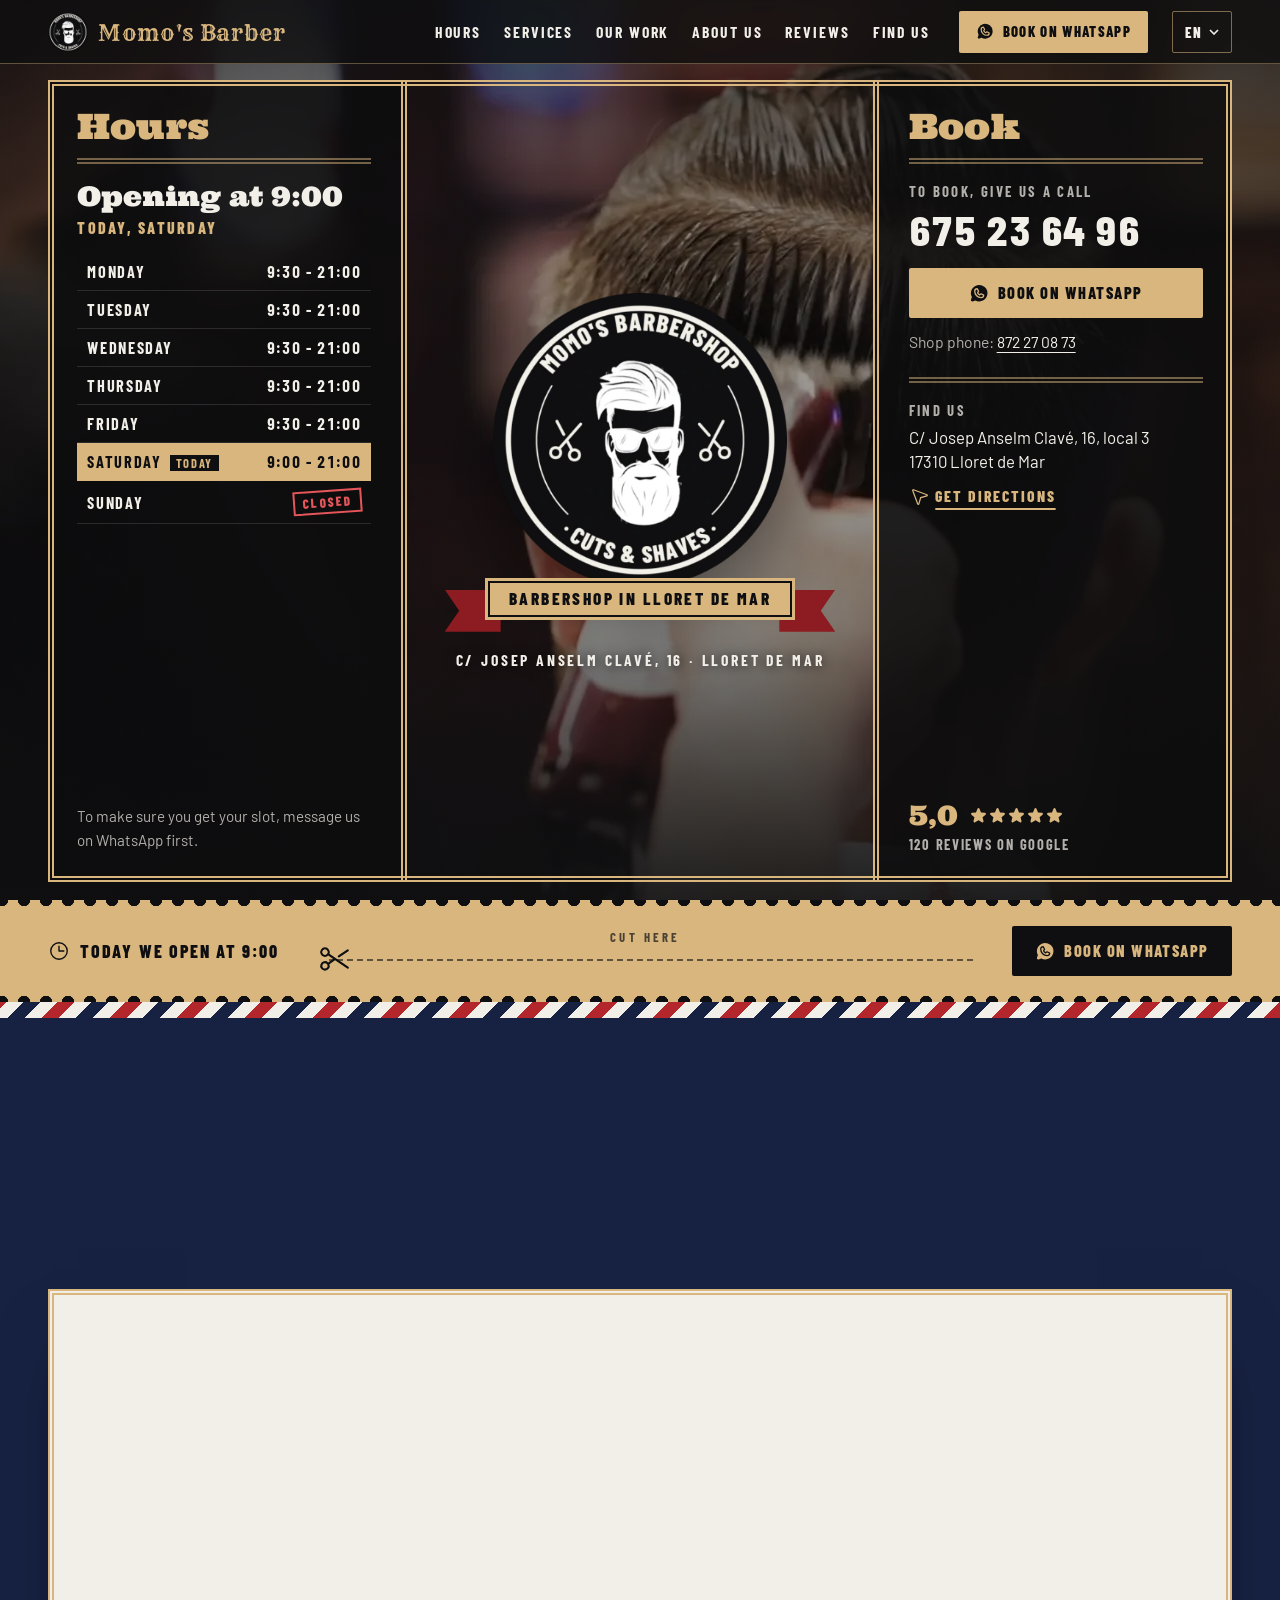
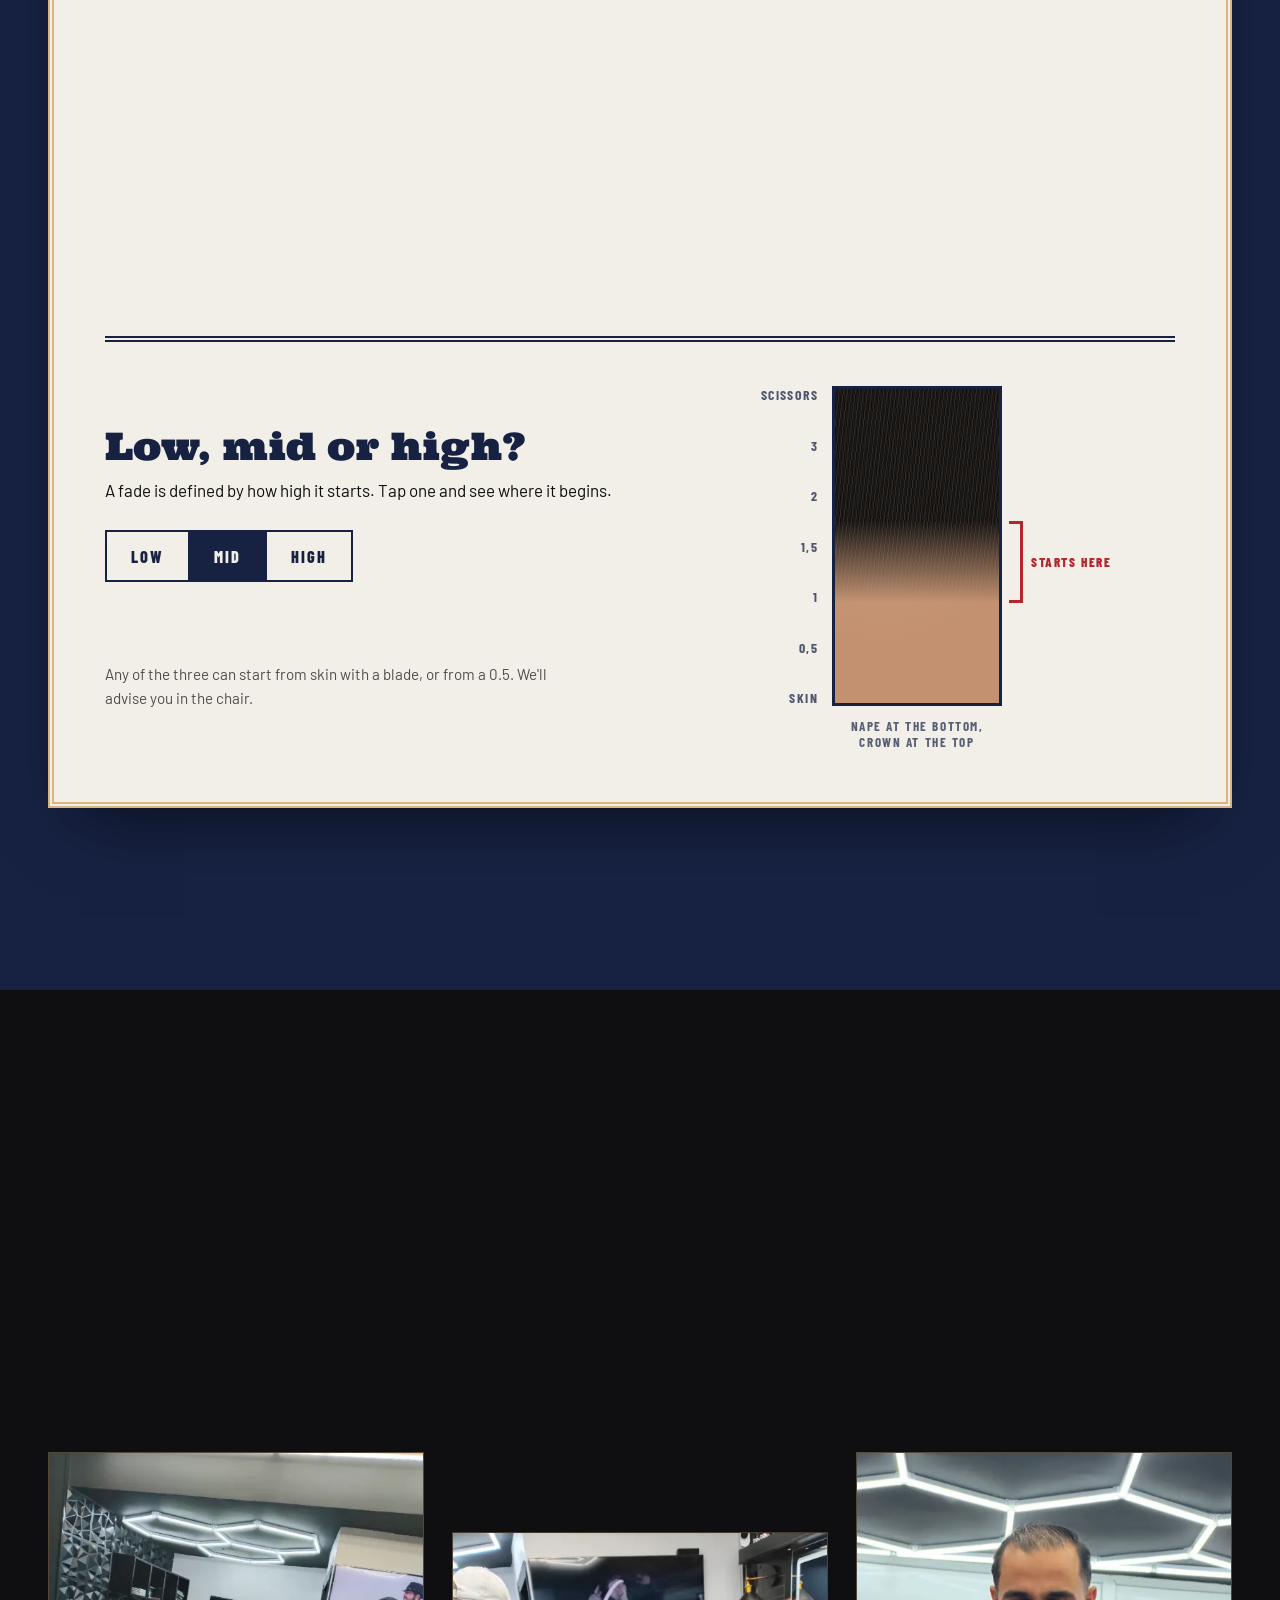
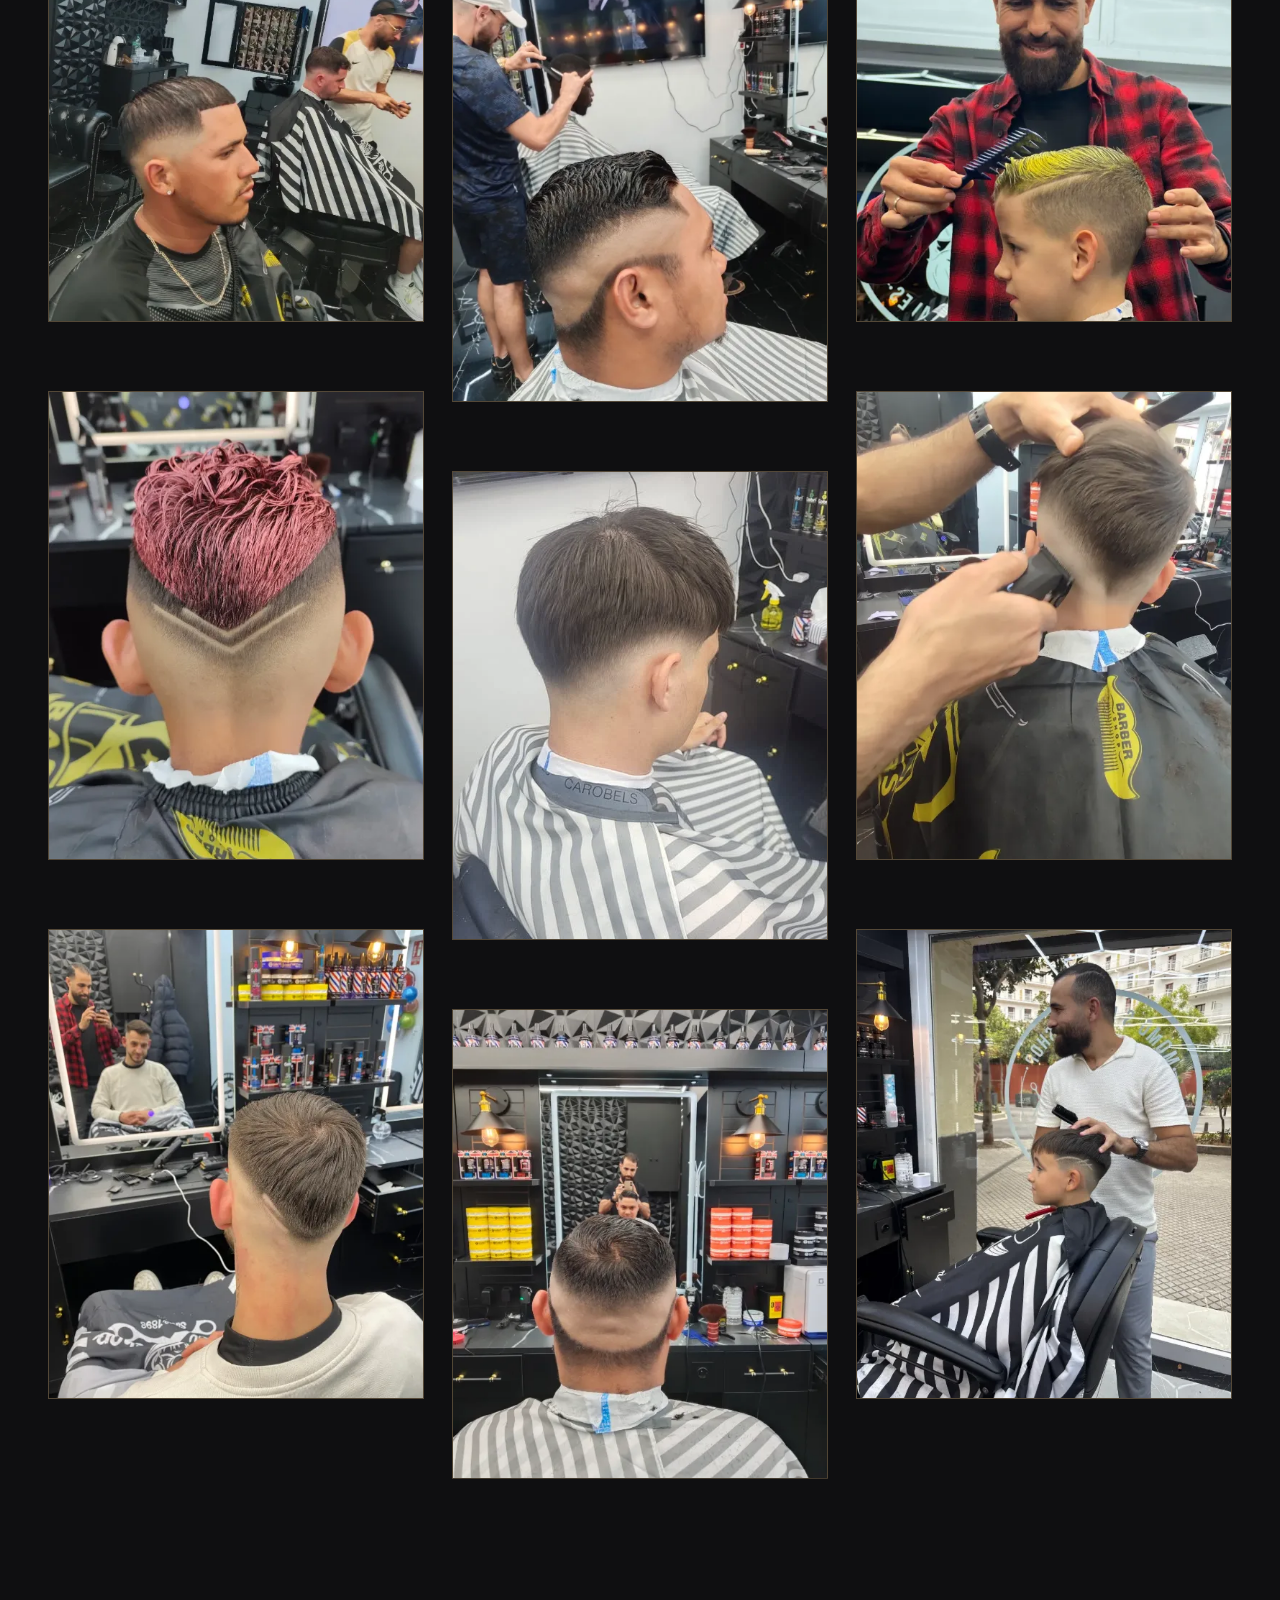
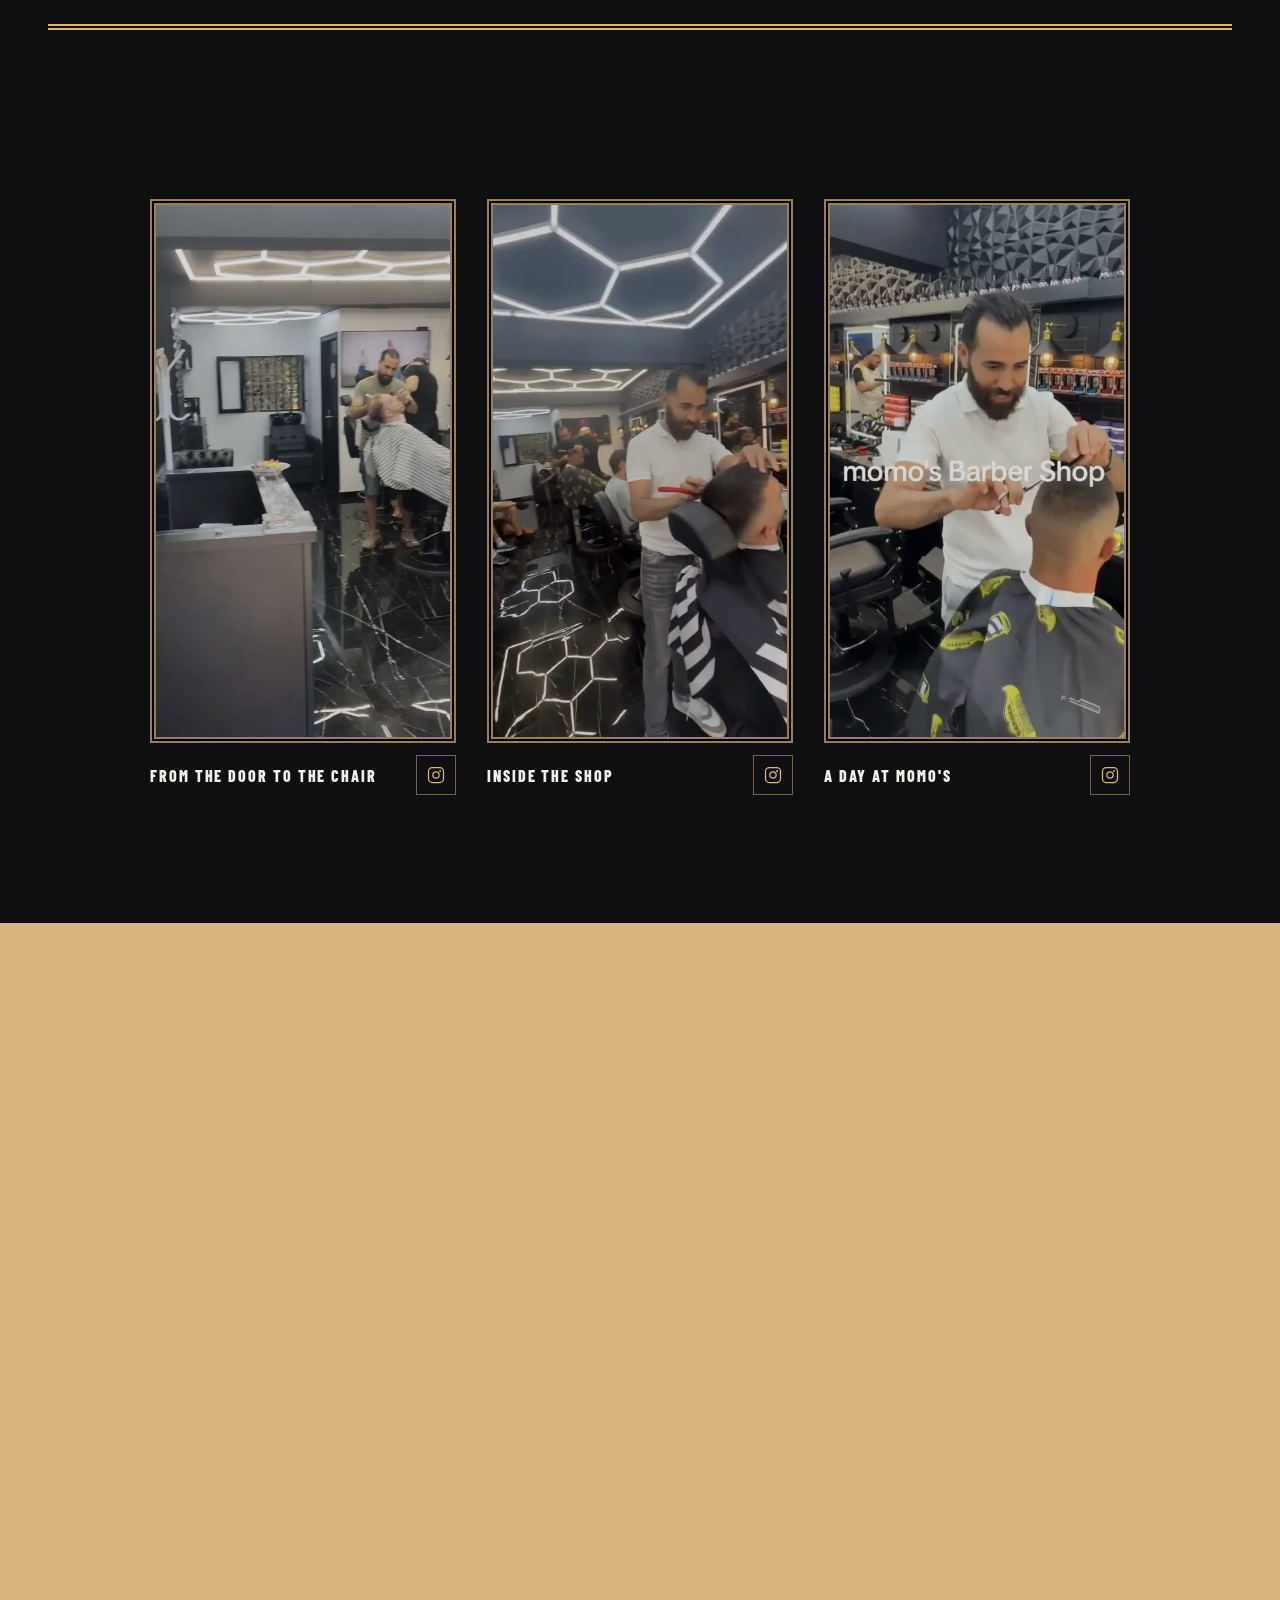
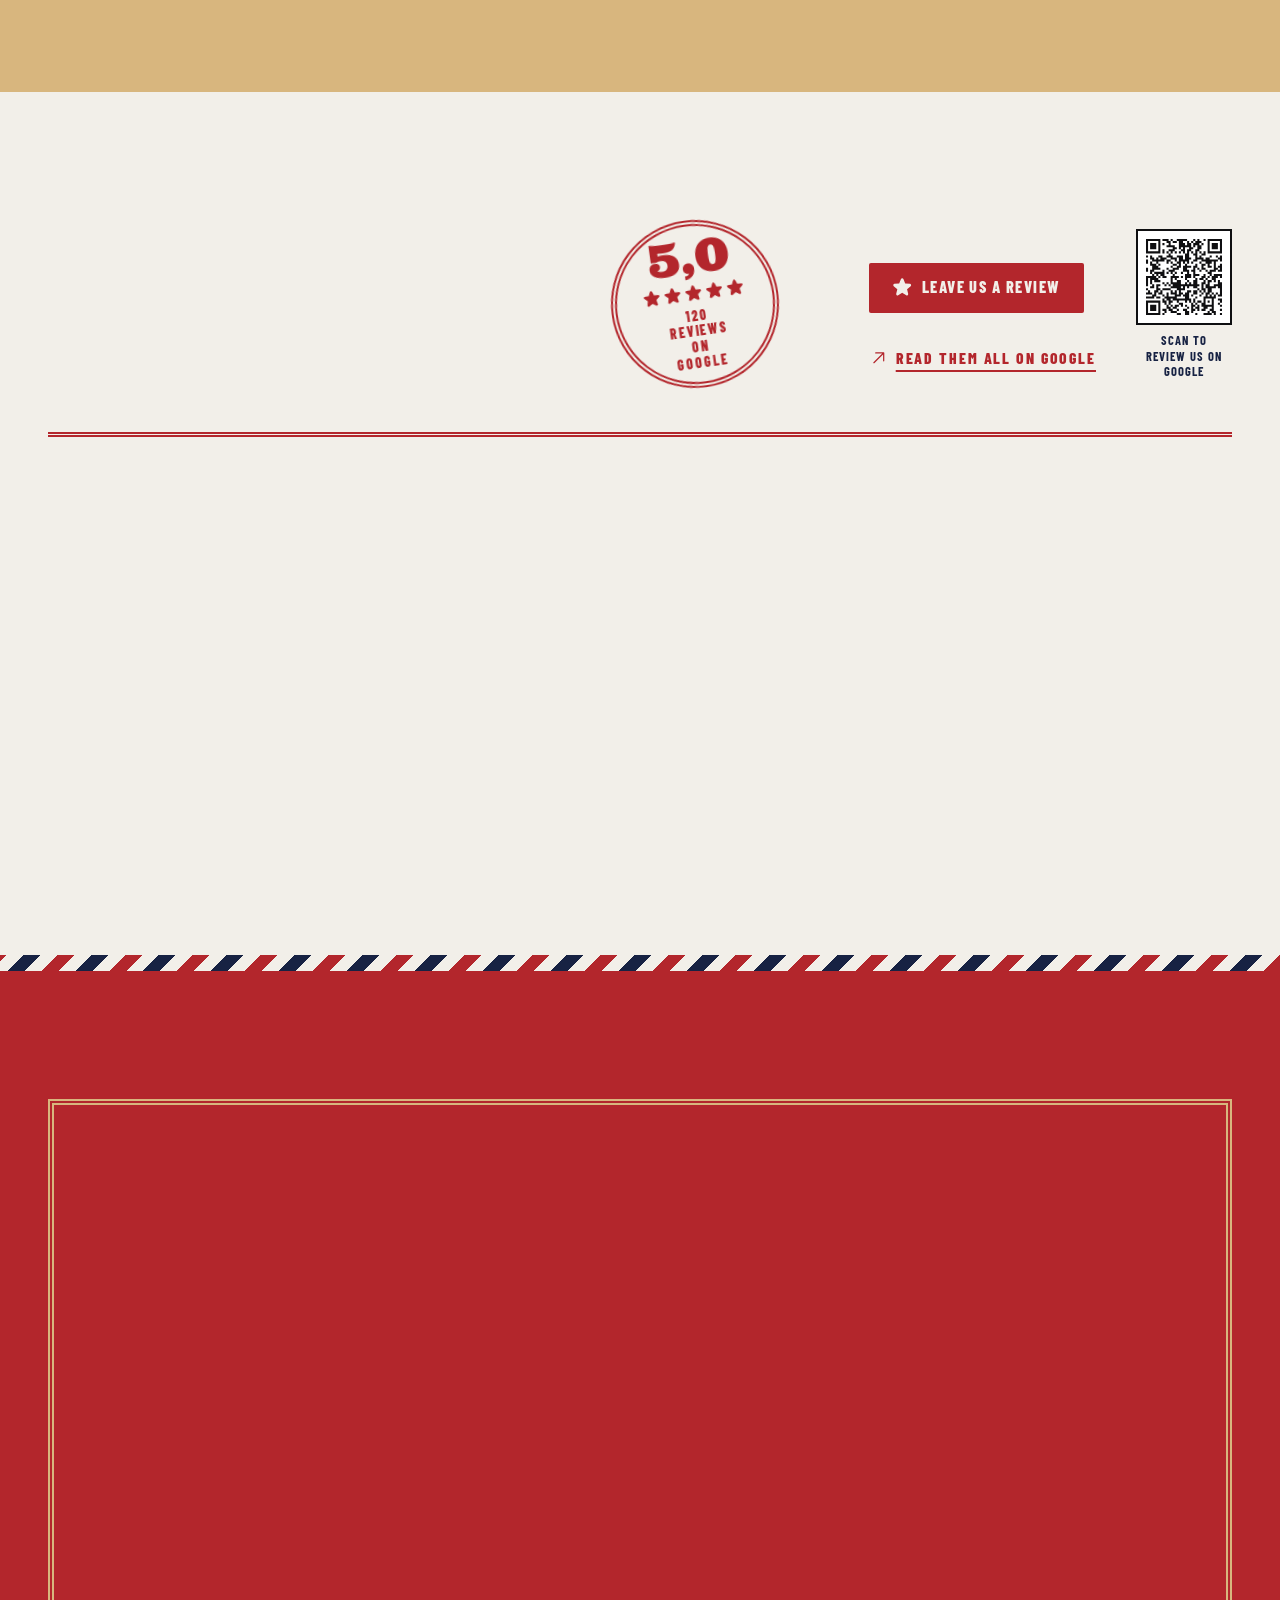
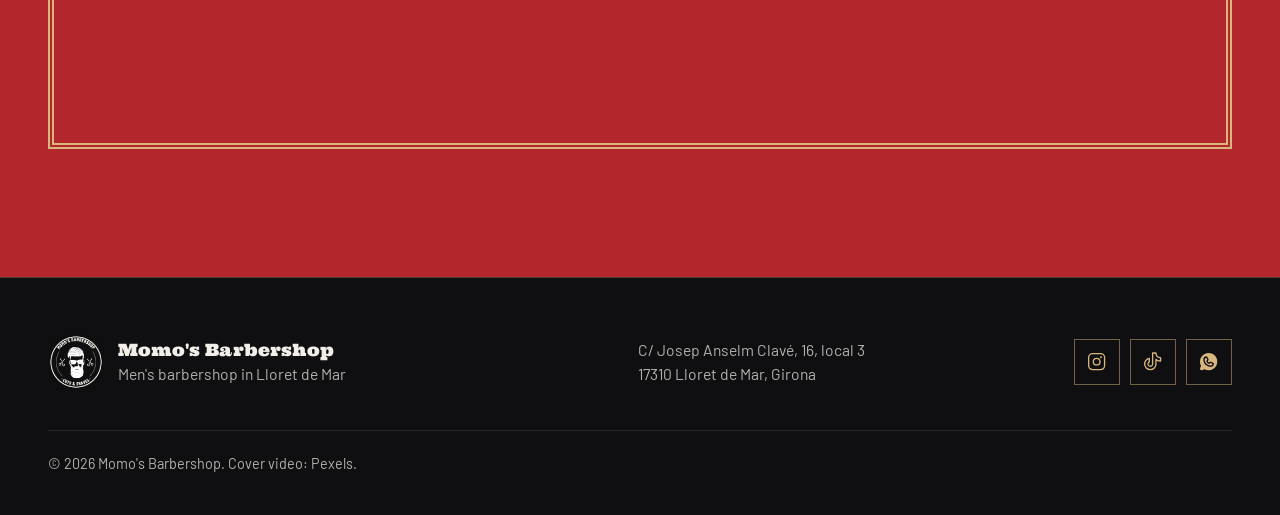
<file: index.html>
<!doctype html>
<html lang="es">
<head>
  <meta charset="utf-8">
  <meta name="viewport" content="width=device-width, initial-scale=1, viewport-fit=cover">
  <title>Momo's Barbershop | Barbería en Lloret de Mar</title>
  <meta name="description" content="Barbería masculina en Lloret de Mar. Corte, degradados, barba y afeitado, cortes para niños y diseños. Lunes a sábado. Reserva por WhatsApp o llamando al 675 23 64 96.">
  <meta name="theme-color" content="#0f0f11">

  <meta property="og:type" content="website">
  <meta property="og:locale" content="es_ES">
  <meta property="og:locale:alternate" content="en_GB">
  <meta property="og:locale:alternate" content="fr_FR">
  <meta property="og:locale:alternate" content="ca_ES">
  <!-- DOMINIO: se rellena con node tools/set-domain.mjs https://tudominio.es -->
  <meta property="og:title" content="Momo's Barbershop | Barbería en Lloret de Mar">
  <meta property="og:description" content="Corte, degradados, barba y niños. 5,0 en Google con 120 reseñas. C/ Josep Anselm Clavé, 16, Lloret de Mar.">
  <meta property="og:image" content="assets/img/og-momos.jpg">
  <meta name="twitter:card" content="summary_large_image">

  <link rel="icon" type="image/png" sizes="64x64" href="assets/img/favicon-64.png">
  <link rel="apple-touch-icon" href="assets/img/apple-touch-icon.png">

  <link rel="preload" href="assets/fonts/ultra-400.woff2" as="font" type="font/woff2" crossorigin>
  <link rel="preload" href="assets/fonts/barlow-condensed-800.woff2" as="font" type="font/woff2" crossorigin>
  <link rel="preload" href="assets/fonts/barlow-400.woff2" as="font" type="font/woff2" crossorigin>
  <link rel="preload" as="image" type="image/webp" imagesrcset="assets/img/logo-momos-400.webp 400w, assets/img/logo-momos.webp 900w" imagesizes="(max-width: 760px) 64vw, 350px" fetchpriority="high">
  <link rel="preload" href="assets/img/poster-corte-degradado.webp" as="image" type="image/webp">

  <link rel="stylesheet" href="styles.css?v=20260928j">
  <script>document.documentElement.classList.add("js");</script>

  <script type="application/ld+json">
  {
    "@context": "https://schema.org",
    "@type": "HairSalon",
    "name": "MOMO'S BARBERSHOP",
    "description": "Barbería masculina en Lloret de Mar: corte, degradados, barba y afeitado, cortes infantiles y diseños.",
    "image": "assets/img/local-sala.webp",
    "logo": "assets/img/logo-momos-512.png",
    "telephone": "+34 872 27 08 73",
    "priceRange": "€",
    "paymentAccepted": "Cash, Credit Card",
    "currenciesAccepted": "EUR",
    "knowsLanguage": ["es", "ca", "en", "fr"],
    "hasMap": "https://www.google.com/maps?cid=2320590309143812514",
    "makesOffer": [
      { "@type": "Offer", "itemOffered": { "@type": "Service", "name": "Corte de pelo y degradados" } },
      { "@type": "Offer", "itemOffered": { "@type": "Service", "name": "Arreglo de barba y afeitado clásico" } },
      { "@type": "Offer", "itemOffered": { "@type": "Service", "name": "Corte infantil" } },
      { "@type": "Offer", "itemOffered": { "@type": "Service", "name": "Diseños y rayas en el pelo" } }
    ],
    "address": {
      "@type": "PostalAddress",
      "streetAddress": "Carrer de Josep Anselm Clavé, 16, Local 3",
      "postalCode": "17310",
      "addressLocality": "Lloret de Mar",
      "addressRegion": "Girona",
      "addressCountry": "ES"
    },
    "geo": { "@type": "GeoCoordinates", "latitude": 41.7033733, "longitude": 2.8493878 },
    "openingHoursSpecification": [
      { "@type": "OpeningHoursSpecification", "dayOfWeek": ["Monday", "Tuesday", "Wednesday", "Thursday", "Friday"], "opens": "09:30", "closes": "21:00" },
      { "@type": "OpeningHoursSpecification", "dayOfWeek": "Saturday", "opens": "09:00", "closes": "21:00" }
    ],
    "sameAs": [
      "https://www.instagram.com/momo_sbarber_shop/",
      "https://www.tiktok.com/@momos.barbershop4"
    ]
  }
  </script>
</head>
<body>

<svg class="sprite" aria-hidden="true" focusable="false">
  <symbol id="i-phone" viewBox="0 0 256 256"><path d="M222.37,158.46l-47.11-21.11-.13-.06a16,16,0,0,0-15.17,1.4,8.12,8.12,0,0,0-.75.56L134.87,160c-15.42-7.49-31.34-23.29-38.83-38.51l20.78-24.71c.2-.25.39-.5.57-.77a16,16,0,0,0,1.32-15.06l0-.12L97.54,33.64a16,16,0,0,0-16.62-9.52A56.26,56.26,0,0,0,32,80c0,79.4,64.6,144,144,144a56.26,56.26,0,0,0,55.88-48.92A16,16,0,0,0,222.37,158.46ZM176,208A128.14,128.14,0,0,1,48,80,40.2,40.2,0,0,1,82.87,40a.61.61,0,0,0,0,.12l21,47L83.2,111.86a6.13,6.13,0,0,0-.57.77,16,16,0,0,0-1,15.7c9.06,18.53,27.730,37.06,46.46,46.11a16,16,0,0,0,15.75-1.14,8.440,8.440,0,0,0,.74-.56L168.89,152l47,21.05h0s.08,0,.11,0A40.21,40.21,0,0,1,176,208Z"/></symbol>
  <symbol id="i-wa" viewBox="0 0 256 256"><path d="M152.58,145.23l23,11.48A24,24,0,0,1,152,176a72.08,72.08,0,0,1-72-72A24,24,0,0,1,99.29,80.46l11.48,23L101,118a8,8,0,0,0-.73,7.51,56.47,56.47,0,0,0,30.15,30.15A8,8,0,0,0,138,155ZM232,128A104,104,0,0,1,79.12,219.82L45.07,231.17a16,16,0,0,1-20.24-20.24l11.35-34.05A104,104,0,1,1,232,128Zm-40,24a8,8,0,0,0-4.420-7.16l-32-16a8,8,0,0,0-8,.5l-14.69,9.8a40.55,40.55,0,0,1-16-16l9.8-14.69a8,8,0,0,0,.5-8l-16-32A8,8,0,0,0,104,64a40,40,0,0,0-40,40,88.1,88.1,0,0,0,88,88A40,40,0,0,0,192,152Z"/></symbol>
  <symbol id="i-pin" viewBox="0 0 256 256"><path d="M128,64a40,40,0,1,0,40,40A40,40,0,0,0,128,64Zm0,64a24,24,0,1,1,24-24A24,24,0,0,1,128,128Zm0-112a88.1,88.1,0,0,0-88,88c0,31.4,14.51,64.68,42,96.25a254.19,254.19,0,0,0,41.45,38.3,8,8,0,0,0,9.18,0A254.19,254.19,0,0,0,174,200.25c27.45-31.57,42-64.85,42-96.25A88.1,88.1,0,0,0,128,16Zm0,206c-16.53-13-72-60.75-72-118a72,72,0,0,1,144,0C200,161.23,144.53,209,128,222Z"/></symbol>
  <symbol id="i-clock" viewBox="0 0 256 256"><path d="M128,24A104,104,0,1,0,232,128,104.11,104.11,0,0,0,128,24Zm0,192a88,88,0,1,1,88-88A88.1,88.1,0,0,1,128,216Zm64-88a8,8,0,0,1-8,8H128a8,8,0,0,1-8-8V72a8,8,0,0,1,16,0v48h48A8,8,0,0,1,192,128Z"/></symbol>
  <symbol id="i-ig" viewBox="0 0 256 256"><path d="M128,80a48,48,0,1,0,48,48A48.05,48.05,0,0,0,128,80Zm0,80a32,32,0,1,1,32-32A32,32,0,0,1,128,160ZM176,24H80A56.06,56.06,0,0,0,24,80v96a56.06,56.06,0,0,0,56,56h96a56.06,56.06,0,0,0,56-56V80A56.06,56.06,0,0,0,176,24Zm40,152a40,40,0,0,1-40,40H80a40,40,0,0,1-40-40V80A40,40,0,0,1,80,40h96a40,40,0,0,1,40,40ZM192,76a12,12,0,1,1-12-12A12,12,0,0,1,192,76Z"/></symbol>
  <symbol id="i-tt" viewBox="0 0 256 256"><path d="M224,72a48.05,48.05,0,0,1-48-48,8,8,0,0,0-8-8H128a8,8,0,0,0-8,8V156a20,20,0,1,1-28.57-18.08A8,8,0,0,0,96,130.69V88a8,8,0,0,0-9.4-7.88C50.91,86.48,24,119.1,24,156a76,76,0,0,0,152,0V116.29A103.25,103.25,0,0,0,224,128a8,8,0,0,0,8-8V80A8,8,0,0,0,224,72Zm-8,39.64a87.19,87.19,0,0,1-43.33-16.15A8,8,0,0,0,160,102v54a60,60,0,0,1-120,0c0-25.9,16.64-49.13,40-57.6v27.670A36,36,0,1,0,136,156V32h24.5A64.14,64.14,0,0,0,216,87.5Z"/></symbol>
  <symbol id="i-scissors" viewBox="0 0 256 256"><path d="M157.73,113.13A8,8,0,0,1,159.82,102L227.48,55.7a8,8,0,0,1,9,13.21l-67.67,46.3a7.92,7.92,0,0,1-4.51,1.4A8,8,0,0,1,157.73,113.13Zm80.87,85.09a8,8,0,0,1-11.12,2.08L136,137.7,93.49,166.78a36,36,0,1,1-9-13.19L121.83,128,84.44,102.41a35.860,35.860,0,1,1,9-13.19l143,97.87A8,8,0,0,1,238.6,198.22ZM80,180a20,20,0,1,0-5.86,14.14A19.85,19.85,0,0,0,80,180ZM74.14,90.13a20,20,0,1,0-28.28,0A19.85,19.85,0,0,0,74.14,90.13Z"/></symbol>
  <symbol id="i-nav" viewBox="0 0 256 256"><path d="M237.33,106.21,61.41,41l-.16-.05A16,16,0,0,0,40.9,61.25a1,1,0,0,0,.05.16l65.26,175.92A15.77,15.77,0,0,0,121.28,248h.3a15.77,15.77,0,0,0,15-11.29l.06-.2,21.84-78,78-21.84.2-.06a16,16,0,0,0,.62-30.38ZM149.84,144.3a8,8,0,0,0-5.540,5.54L121.3,232l-.06-.17L56,56l175.82,65.22.16.06Z"/></symbol>
  <symbol id="i-pause" viewBox="0 0 256 256"><path d="M200,32H160a16,16,0,0,0-16,16V208a16,16,0,0,0,16,16h40a16,16,0,0,0,16-16V48A16,16,0,0,0,200,32Zm0,176H160V48h40ZM96,32H56A16,16,0,0,0,40,48V208a16,16,0,0,0,16,16H96a16,16,0,0,0,16-16V48A16,16,0,0,0,96,32Zm0,176H56V48H96Z"/></symbol>
  <symbol id="i-play" viewBox="0 0 256 256"><path d="M232.4,114.49,88.32,26.35a16,16,0,0,0-16.2-.3A15.86,15.86,0,0,0,64,39.87V216.13A15.94,15.94,0,0,0,80,232a16.07,16.07,0,0,0,8.36-2.35L232.4,141.51a15.81,15.81,0,0,0,0-27ZM80,215.94V40l143.83,88Z"/></symbol>
  <symbol id="i-list" viewBox="0 0 256 256"><path d="M224,128a8,8,0,0,1-8,8H40a8,8,0,0,1,0-16H216A8,8,0,0,1,224,128ZM40,72H216a8,8,0,0,0,0-16H40a8,8,0,0,0,0,16ZM216,184H40a8,8,0,0,0,0,16H216a8,8,0,0,0,0-16Z"/></symbol>
  <symbol id="i-x" viewBox="0 0 256 256"><path d="M205.66,194.34a8,8,0,0,1-11.32,11.32L128,139.31,61.66,205.66a8,8,0,0,1-11.32-11.32L116.69,128,50.34,61.66A8,8,0,0,1,61.66,50.34L128,116.69l66.34-66.35a8,8,0,0,1,11.32,11.32L139.31,128Z"/></symbol>
  <symbol id="i-arrow" viewBox="0 0 256 256"><path d="M200,64V168a8,8,0,0,1-16,0V83.31L69.66,197.66a8,8,0,0,1-11.32-11.32L172.69,72H88a8,8,0,0,1,0-16H192A8,8,0,0,1,200,64Z"/></symbol>
  <symbol id="i-star" viewBox="0 0 256 256"><path d="M234.29,114.85l-45,38.83L203,211.75a16.4,16.4,0,0,1-24.5,17.82L128,198.49,77.47,229.57A16.4,16.4,0,0,1,53,211.75l13.76-58.07-45-38.83A16.46,16.46,0,0,1,31.08,86l59-4.76,22.76-55.08a16.36,16.36,0,0,1,30.27,0l22.75,55.08,59,4.76a16.46,16.46,0,0,1,9.37,28.86Z"/></symbol>
</svg>

<div class="aviso" data-aviso hidden><p data-aviso-text></p></div>

<a class="skip" href="#servicios" data-i18n="skip">Saltar al contenido</a>

<!-- ============ NAV ============ -->
<header class="nav" data-nav>
  <div class="nav__inner">
    <a class="nav__brand" href="#top" aria-label="Momo's Barbershop, inicio">
      <img src="assets/img/logo-momos-400.webp" alt="" width="40" height="40">
      <span class="nav__word">Momo's Barber</span>
    </a>
    <nav class="nav__links" id="menu" aria-label="Secciones">
      <a href="#top" data-i18n="nav.hours">Horario</a>
      <a href="#servicios" data-i18n="nav.services">Servicios</a>
      <a href="#trabajos" data-i18n="nav.work">Trabajos</a>
      <a href="#nosotros" data-i18n="nav.about">Nosotros</a>
      <a href="#opiniones" data-i18n="nav.reviews">Opiniones</a>
      <a href="#donde" data-i18n="nav.where">Dónde</a>
      <a class="nav__cta btn btn--brass btn--sm" href="https://wa.me/34603978374?text=Hola%2C%20quer%C3%ADa%20pedir%20hora%20en%20Momo%27s." target="_blank" rel="noopener">
        <svg class="ico" aria-hidden="true"><use href="#i-wa"/></svg><span data-i18n="cta.wa">Reserva por WhatsApp</span>
      </a>
    </nav>
    <div class="lang" data-lang>
      <button class="lang__btn" type="button" aria-expanded="false" aria-controls="lang-menu" aria-label="Idioma"><span data-lang-current>ES</span><svg class="lang__chev" viewBox="0 0 10 6" aria-hidden="true"><path d="M1 1l4 4 4-4" fill="none" stroke="currentColor" stroke-width="1.6"/></svg></button>
      <ul class="lang__menu" id="lang-menu" hidden>
        <li><button type="button" lang="es" data-set-lang="es">Español</button></li>
        <li><button type="button" lang="en" data-set-lang="en">English</button></li>
        <li><button type="button" lang="fr" data-set-lang="fr">Français</button></li>
        <li><button type="button" lang="ca" data-set-lang="ca">Català</button></li>
      </ul>
    </div>
    <a class="nav__call" href="tel:+34675236496" aria-label="Llamar al 675 23 64 96">
      <svg class="ico" aria-hidden="true"><use href="#i-phone"/></svg>
    </a>
    <button class="nav__toggle" type="button" aria-expanded="false" aria-controls="menu" data-menu-toggle>
      <svg class="ico ico--open" aria-hidden="true"><use href="#i-list"/></svg>
      <svg class="ico ico--close" aria-hidden="true"><use href="#i-x"/></svg>
      <span class="visually-hidden" data-i18n="nav.menu">Menú</span>
    </button>
  </div>
</header>

<main id="top">

  <!-- ============ HERO: cartel ============ -->
  <section class="hero" aria-labelledby="hero-title" data-hero>
    <div class="hero__media" aria-hidden="true">
      <video class="hero__video is-active" data-clip="0" muted playsinline autoplay loop preload="auto"
             poster="assets/img/poster-corte-degradado.webp">
        <source src="assets/video/corte-degradado-1080.mp4" type="video/mp4" media="(min-width: 1400px)">
        <source src="assets/video/corte-degradado-720.mp4" type="video/mp4" media="(min-width: 761px)">
        <source src="assets/video/corte-degradado-540.mp4" type="video/mp4">
      </video>
      <video class="hero__video" data-clip="1" muted playsinline loop preload="none"
             poster="assets/img/poster-maquina-nuca.webp">
        <source src="assets/video/maquina-nuca-1080.mp4" type="video/mp4" media="(min-width: 1400px)">
        <source src="assets/video/maquina-nuca-720.mp4" type="video/mp4" media="(min-width: 761px)">
        <source src="assets/video/maquina-nuca-540.mp4" type="video/mp4">
      </video>
      <div class="hero__shade"></div>
    </div>

    <div class="hero__bill">
      <!-- Horario -->
      <aside class="panel panel--hours" aria-labelledby="horario-title">
        <h2 class="panel__title" id="horario-title" data-i18n="nav.hours">Horario</h2>
        <p class="status" data-status>
          <span class="status__head" data-status-head>Lunes a sábado</span>
          <span class="status__sub" data-status-sub data-i18n="fact.sun">Domingo cerrado</span>
        </p>
        <ul class="hours" data-hours>
          <li data-day="1"><span data-i18n="day.1">Lunes</span><span>9:30 - 21:00</span></li>
          <li data-day="2"><span data-i18n="day.2">Martes</span><span>9:30 - 21:00</span></li>
          <li data-day="3"><span data-i18n="day.3">Miércoles</span><span>9:30 - 21:00</span></li>
          <li data-day="4"><span data-i18n="day.4">Jueves</span><span>9:30 - 21:00</span></li>
          <li data-day="5"><span data-i18n="day.5">Viernes</span><span>9:30 - 21:00</span></li>
          <li data-day="6"><span data-i18n="day.6">Sábado</span><span>9:00 - 21:00</span></li>
          <li data-day="0" class="is-closed"><span data-i18n="day.0">Domingo</span><span class="stamp" data-i18n="closed">Cerrado</span></li>
        </ul>
        <p class="panel__note" data-i18n="hours.note">Para asegurar tu hora, escríbenos antes por WhatsApp.</p>
      </aside>

      <!-- Emblema -->
      <div class="hero__center">
        <img class="hero__logo" src="assets/img/logo-momos.webp" srcset="assets/img/logo-momos-400.webp 400w, assets/img/logo-momos.webp 900w" sizes="(max-width: 760px) 64vw, 350px" fetchpriority="high" width="900" height="900"
             alt="Logotipo de Momo's Barbershop: barbudo con gafas de sol entre dos tijeras, con Cuts &amp; Shaves">
        <h1 class="ribbon" id="hero-title">
          <span class="visually-hidden">Momo's Barbershop, </span>
          <span class="ribbon__text" data-i18n="ribbon">Barbería en Lloret de Mar</span>
        </h1>
        <p class="hero__address">C/ Josep Anselm Clavé, 16 <span aria-hidden="true">·</span> Lloret de Mar</p>
        <p class="hero__live" data-live aria-hidden="true">Lunes a sábado, desde las 9:00</p>
        <div class="hero__quick">
          <a class="btn btn--brass" href="https://wa.me/34603978374?text=Hola%2C%20quer%C3%ADa%20pedir%20hora%20en%20Momo%27s." target="_blank" rel="noopener">
            <svg class="ico" aria-hidden="true"><use href="#i-wa"/></svg><span data-i18n="cta.wa">Reserva por WhatsApp</span>
          </a>
          <a class="btn btn--line" href="tel:+34675236496">
            <svg class="ico" aria-hidden="true"><use href="#i-phone"/></svg><span data-i18n="btn.call">Llamar</span>
          </a>
        </div>
      </div>

      <!-- Reserva -->
      <aside class="panel panel--book" aria-labelledby="reserva-title">
        <h2 class="panel__title" id="reserva-title" data-i18n="book.title">Reserva</h2>
        <p class="panel__label" data-i18n="book.label">Para tu cita, llámanos</p>
        <a class="phone" href="tel:+34675236496">675 23 64 96</a>
        <a class="btn btn--brass btn--block" href="https://wa.me/34603978374?text=Hola%2C%20quer%C3%ADa%20pedir%20hora%20en%20Momo%27s." target="_blank" rel="noopener">
          <svg class="ico" aria-hidden="true"><use href="#i-wa"/></svg><span data-i18n="cta.wa">Reserva por WhatsApp</span>
        </a>
        <p class="panel__small"><span data-i18n="book.shop">Teléfono del local:</span> <a href="tel:+34872270873">872 27 08 73</a></p>

        <div class="panel__where">
          <p class="panel__label" data-i18n="nav.where">Dónde</p>
          <p class="panel__address">C/ Josep Anselm Clavé, 16, local 3<br>17310 Lloret de Mar</p>
          <a class="link-arrow" href="https://www.google.com/maps/dir/?api=1&amp;destination=MOMO%27S%20BARBERSHOP%2C%20Carrer%20de%20Josep%20Anselm%20Clav%C3%A9%2016%2C%20Lloret%20de%20Mar" target="_blank" rel="noopener">
            <svg class="ico" aria-hidden="true"><use href="#i-nav"/></svg><span data-i18n="directions">Cómo llegar</span>
          </a>
        </div>

        <a class="rating" href="https://www.google.com/maps?cid=2320590309143812514" target="_blank" rel="noopener">
          <span class="rating__num">5,0</span>
          <span class="rating__stars" aria-hidden="true">
            <svg class="ico"><use href="#i-star"/></svg><svg class="ico"><use href="#i-star"/></svg><svg class="ico"><use href="#i-star"/></svg><svg class="ico"><use href="#i-star"/></svg><svg class="ico"><use href="#i-star"/></svg>
          </span>
          <span class="rating__txt" data-i18n="rating">120 reseñas en Google</span>
        </a>
      </aside>
    </div>
  </section>

  <!-- ============ TICKET: corta por aquí ============ -->
  <div class="ticket" data-ticket>
    <div class="ticket__inner">
      <p class="ticket__status">
        <svg class="ico" aria-hidden="true"><use href="#i-clock"/></svg>
        <span data-ticket-status>Lunes a sábado, desde las 9:00</span>
      </p>
      <div class="ticket__cut" aria-hidden="true">
        <span class="ticket__line"></span>
        <span class="ticket__label" data-i18n="cut.here">corta por aquí</span>
        <svg class="ticket__scissors" data-scissors><use href="#i-scissors"/></svg>
      </div>
      <a class="btn btn--ink" href="https://wa.me/34603978374?text=Hola%2C%20quer%C3%ADa%20pedir%20hora%20en%20Momo%27s." target="_blank" rel="noopener">
        <svg class="ico" aria-hidden="true"><use href="#i-wa"/></svg><span data-i18n="cta.wa">Reserva por WhatsApp</span>
      </a>
    </div>
  </div>

  <div class="pole" aria-hidden="true"><span></span></div>

  <!-- ============ SERVICIOS ============ -->
  <section class="sec sec--navy" id="servicios" aria-labelledby="servicios-title">
    <div class="wrap">
      <header class="menu-head reveal">
        <h2 class="h-display h-display--brass" id="servicios-title" data-i18n="nav.services">Servicios</h2>
        <div class="menu-head__aside">
          <p class="menu-head__label" data-i18n="services.label">Tijera, máquina y navaja. El tiempo que haga falta.</p>
          <p data-i18n="services.intro">Hacemos todo lo que tenga que ver con el pelo. Si buscas algo que no ves aquí, pregunta: si es de peluquería, lo hacemos.</p>
        </div>
      </header>

      <div class="menu-card">
        <div class="menu-card__cols">
          <div class="menu-group reveal">
            <h3 class="menu-group__title" data-i18n="grp.cut">Corte</h3>
            <ul class="menu-list">
              <li><h4><span class="menu-list__name" data-i18n="s.scissor">Corte a tijera</span><span class="price">15<span class="price__cur"> €</span></span></h4><p data-i18n="s.scissor.d">Largo, medio o clásico, trabajado a tijera de principio a fin.</p></li>
              <li><h4><span class="menu-list__name" data-i18n="s.clipper">Corte a máquina</span><span class="price">10<span class="price__cur"> €</span></span></h4><p data-i18n="s.clipper.d">Rapado o a un número, parejo y con los contornos limpios.</p></li>
              <li><h4><span class="menu-list__name" data-i18n="s.fade">Degradados <a class="tag tag--link" href="#guia">ver guía</a></span><span class="price">14<span class="price__cur"> €</span></span></h4><p data-i18n="s.fade.d">Bajo, medio o alto, desde piel o desde el 0,5. El de la casa.</p></li>
              <li><h4><span class="menu-list__name" data-i18n="s.wash">Lavado y peinado</span><span class="price">5<span class="price__cur"> €</span></span></h4><p data-i18n="s.wash.d">Para salir listo, con el producto que mejor va a tu pelo.</p></li>
            </ul>
          </div>

          <div class="menu-group reveal">
            <h3 class="menu-group__title" data-i18n="grp.beard">Barba</h3>
            <ul class="menu-list">
              <li><h4><span class="menu-list__name" data-i18n="s.beard">Arreglo de barba</span><span class="price">8<span class="price__cur"> €</span></span></h4><p data-i18n="s.beard.d">Recorte, forma y volumen a tu medida.</p></li>
              <li><h4><span class="menu-list__name" data-i18n="s.lineup">Perfilado a navaja</span><span class="price">6<span class="price__cur"> €</span></span></h4><p data-i18n="s.lineup.d">Mejillas y cuello definidos, con la línea bien marcada.</p></li>
              <li><h4><span class="menu-list__name" data-i18n="s.shave">Afeitado clásico</span><span class="price">12<span class="price__cur"> €</span></span></h4><p data-i18n="s.shave.d">A navaja y con espuma, como se ha hecho siempre.</p></li>
              <li><h4><span class="menu-list__name" data-i18n="s.combo">Corte y barba</span><span class="price">20<span class="price__cur"> €</span></span></h4><p data-i18n="s.combo.d">El servicio completo en una sola visita.</p></li>
            </ul>
          </div>

          <div class="menu-group reveal">
            <h3 class="menu-group__title" data-i18n="grp.kids">Niños</h3>
            <ul class="menu-list">
              <li><h4><span class="menu-list__name" data-i18n="s.kids">Corte infantil</span><span class="price">10<span class="price__cur"> €</span></span></h4><p data-i18n="s.kids.d">Con calma y buen trato. Las familias lo repiten en las reseñas.</p></li>
              <li><h4><span class="menu-list__name" data-i18n="s.spray">Color en spray <span class="tag tag--stamp">se va al lavar</span></span><span class="price">3<span class="price__cur"> €</span></span></h4><p data-i18n="s.spray.d">Colores para el pelo que desaparecen con el primer lavado.</p></li>
            </ul>
            <h3 class="menu-group__title menu-group__title--next" data-i18n="grp.designs">Diseños</h3>
            <ul class="menu-list">
              <li><h4><span class="menu-list__name" data-i18n="s.lines">Rayas y líneas</span><span class="price">2<span class="price__cur"> €</span></span></h4><p data-i18n="s.lines.d">Una raya limpia al lado o varias, marcadas a cuchilla.</p></li>
              <li><h4><span class="menu-list__name" data-i18n="s.custom">Dibujos a medida</span><span class="price"><small data-i18n="from">desde</small> 5<span class="price__cur"> €</span></span></h4><p data-i18n="s.custom.d">Tráenos la idea o una foto y lo pasamos al pelo.</p></li>
            </ul>
          </div>
        </div>

        <!-- Guía del degradado -->
        <div class="fade-guide" id="guia" data-fade="medio">
          <div class="fade-guide__text">
            <h3 class="fade-guide__title" data-i18n="fade.title">¿Bajo, medio o alto?</h3>
            <p data-i18n="fade.intro">Un degradado se define por la altura a la que empieza a subir. Toca uno y mira dónde nace.</p>
            <div class="seg" role="radiogroup" aria-label="Altura del degradado">
              <button type="button" role="radio" aria-checked="false" data-fade-opt="bajo" data-i18n="fade.low">Bajo</button>
              <button type="button" role="radio" aria-checked="true" data-fade-opt="medio" data-i18n="fade.mid">Medio</button>
              <button type="button" role="radio" aria-checked="false" data-fade-opt="alto" data-i18n="fade.high">Alto</button>
            </div>
            <p class="fade-guide__desc" aria-live="polite">
              <span data-fade-desc="bajo" data-i18n="fade.low.d">Nace justo encima de la oreja y en la nuca. Discreto y fácil de llevar.</span>
              <span data-fade-desc="medio" data-i18n="fade.mid.d">Empieza a la altura de la sien. El punto medio entre limpio y marcado.</span>
              <span data-fade-desc="alto" data-i18n="fade.high.d">Sube casi hasta la coronilla. Mucho contraste con el largo de arriba.</span>
            </p>
            <p class="fade-guide__note" data-i18n="fade.note">Cualquiera de los tres puede salir desde piel, a cuchilla, o desde el 0,5. En la silla te aconsejamos.</p>
          </div>
          <div class="fade-visual" aria-hidden="true">
            <ol class="fade-scale">
              <li data-i18n="scale.scissors">Tijera</li><li>3</li><li>2</li><li>1,5</li><li>1</li><li>0,5</li><li data-i18n="scale.skin">Piel</li>
            </ol>
            <div class="fade-swatch">
              <span class="fade-swatch__hair"></span>
              <span class="fade-bracket"><span data-i18n="fade.starts">aquí empieza</span></span>
            </div>
            <p class="fade-visual__caption" data-i18n="fade.caption">Nuca abajo, coronilla arriba</p>
          </div>
        </div>
      </div>

      <p class="menu-foot reveal"><span data-i18n="menu.doubt">¿Dudas con algún servicio?</span> <a href="https://wa.me/34603978374?text=Hola%2C%20ten%C3%ADa%20una%20duda%20sobre%20un%20servicio." target="_blank" rel="noopener"><span data-i18n="menu.ask">Pregúntanos por WhatsApp</span></a></p>
    </div>
  </section>

  <!-- ============ TRABAJOS ============ -->
  <section class="sec sec--ink" id="trabajos" aria-labelledby="trabajos-title">
    <div class="wrap">
      <header class="work-head reveal">
        <h2 class="h-display" id="trabajos-title" data-i18n="work.title">Recién salidos de la silla</h2>
        <p data-i18n="work.intro">Cortes hechos en Momo's. Cada semana suben más a Instagram y TikTok.</p>
        <div class="work-head__links">
          <a class="btn btn--line" href="https://www.instagram.com/momo_sbarber_shop/" target="_blank" rel="noopener"><svg class="ico" aria-hidden="true"><use href="#i-ig"/></svg><span>Instagram</span></a>
          <a class="btn btn--line" href="https://www.tiktok.com/@momos.barbershop4" target="_blank" rel="noopener"><svg class="ico" aria-hidden="true"><use href="#i-tt"/></svg><span>TikTok</span></a>
        </div>
      </header>

      <div class="work-grid">
        <figure class="shot"><div class="shot__frame"><img src="assets/img/degradado-perfil.webp" srcset="assets/img/degradado-perfil-520.webp 520w, assets/img/degradado-perfil.webp 1000w" sizes="(max-width: 760px) 46vw, (max-width: 1099px) 30vw, 400px" width="1000" height="1333" loading="lazy" decoding="async" alt="Cliente de perfil con un degradado recién hecho en Momo&#39;s"></div><figcaption data-i18n="cap.fade">Degradado y contorno</figcaption></figure>
        <figure class="shot"><div class="shot__frame"><img src="assets/img/degradado-con-raya.webp" srcset="assets/img/degradado-con-raya-520.webp 520w, assets/img/degradado-con-raya.webp 1000w" sizes="(max-width: 760px) 46vw, (max-width: 1099px) 30vw, 400px" width="1000" height="1333" loading="lazy" decoding="async" alt="Degradado con raya marcada a cuchilla visto de lado"></div><figcaption data-i18n="cap.part">Degradado con raya</figcaption></figure>
        <figure class="shot"><div class="shot__frame"><img src="assets/img/nino-color.webp" srcset="assets/img/nino-color-520.webp 520w, assets/img/nino-color.webp 1000w" sizes="(max-width: 760px) 46vw, (max-width: 1099px) 30vw, 400px" width="1000" height="1333" loading="lazy" decoding="async" alt="Barbero sonriendo mientras peina a un niño con el pelo pintado de amarillo con spray"></div><figcaption data-i18n="cap.spray">Color en spray, se va al lavar</figcaption></figure>
        <figure class="shot"><div class="shot__frame"><img src="assets/img/color-y-dibujo.webp" srcset="assets/img/color-y-dibujo-520.webp 520w, assets/img/color-y-dibujo.webp 1000w" sizes="(max-width: 760px) 46vw, (max-width: 1099px) 30vw, 400px" width="1000" height="1777" loading="lazy" decoding="async" alt="Niño de espaldas con el pelo pintado de rojo y un dibujo marcado a cuchilla"></div><figcaption data-i18n="cap.design">Color y dibujo a cuchilla</figcaption></figure>
        <figure class="shot"><div class="shot__frame"><img src="assets/img/degradado-medio.webp" width="640" height="640" loading="lazy" decoding="async" alt="Nuca con degradado medio y el pelo de arriba texturizado"></div><figcaption data-i18n="cap.mid">Degradado medio</figcaption></figure>
        <figure class="shot"><div class="shot__frame"><img src="assets/img/corte-infantil-maquina.webp" srcset="assets/img/corte-infantil-maquina-520.webp 520w, assets/img/corte-infantil-maquina.webp 1000w" sizes="(max-width: 760px) 46vw, (max-width: 1099px) 30vw, 400px" width="1000" height="1331" loading="lazy" decoding="async" alt="Niño en el sillón mientras el barbero le pasa la máquina por la nuca"></div><figcaption data-i18n="cap.little">Los peques, con calma</figcaption></figure>
        <figure class="shot"><div class="shot__frame"><img src="assets/img/degradado-nuca.webp" srcset="assets/img/degradado-nuca-520.webp 520w, assets/img/degradado-nuca.webp 1000w" sizes="(max-width: 760px) 46vw, (max-width: 1099px) 30vw, 400px" width="1000" height="1333" loading="lazy" decoding="async" alt="Cliente de espaldas frente al espejo con la nuca recién degradada"></div><figcaption data-i18n="cap.nape">Nuca limpia</figcaption></figure>
        <figure class="shot"><div class="shot__frame"><img src="assets/img/en-el-espejo.webp" srcset="assets/img/en-el-espejo-520.webp 520w, assets/img/en-el-espejo.webp 1000w" sizes="(max-width: 760px) 46vw, (max-width: 1099px) 30vw, 400px" width="1000" height="1333" loading="lazy" decoding="async" alt="Cliente en el sillón visto de espaldas, reflejado en el espejo de la barbería"></div><figcaption data-i18n="cap.chair">En la silla</figcaption></figure>
        <figure class="shot"><div class="shot__frame"><img src="assets/img/corte-infantil.webp" srcset="assets/img/corte-infantil-520.webp 520w, assets/img/corte-infantil.webp 1000w" sizes="(max-width: 760px) 46vw, (max-width: 1099px) 30vw, 400px" width="1000" height="1333" loading="lazy" decoding="async" alt="Barbero cortando el pelo a un niño con capa de rayas"></div><figcaption data-i18n="s.kids">Corte infantil</figcaption></figure>
      </div>
      <div class="reels">
        <header class="reels__head reveal">
          <h3 class="reels__title" data-i18n="reels.title">Así se trabaja aquí</h3>
          <p data-i18n="reels.intro">Vídeos de su Instagram, tal cual.</p>
        </header>
        <div class="reels__row">
        <figure class="reel reveal">
          <div class="reel__frame">
            <video class="reel__video" muted playsinline loop preload="none" poster="assets/img/poster-reel-entrada.webp" data-src="assets/video/reel-entrada.mp4" aria-label="De la puerta al sillón"></video>
          </div>
          <figcaption><span data-i18n="reel.door">De la puerta al sillón</span><a href="https://www.instagram.com/momo_sbarber_shop/reel/DZ-PEzqNC6E/" target="_blank" rel="noopener" aria-label="Instagram"><svg class="ico" aria-hidden="true"><use href="#i-ig"/></svg></a></figcaption>
        </figure>
        <figure class="reel reveal">
          <div class="reel__frame">
            <video class="reel__video" muted playsinline loop preload="none" poster="assets/img/poster-reel-local.webp" data-src="assets/video/reel-local.mp4" aria-label="El local por dentro"></video>
          </div>
          <figcaption><span data-i18n="reel.shop">El local por dentro</span><a href="https://www.instagram.com/momo_sbarber_shop/reel/DZf7taTtRQb/" target="_blank" rel="noopener" aria-label="Instagram"><svg class="ico" aria-hidden="true"><use href="#i-ig"/></svg></a></figcaption>
        </figure>
        <figure class="reel reveal">
          <div class="reel__frame">
            <video class="reel__video" muted playsinline loop preload="none" poster="assets/img/poster-reel-corte.webp" data-src="assets/video/reel-corte.mp4" aria-label="Un día en Momo's"></video>
          </div>
          <figcaption><span data-i18n="reel.day">Un día en Momo's</span><a href="https://www.instagram.com/momo_sbarber_shop/reel/DZdiip8N1b2/" target="_blank" rel="noopener" aria-label="Instagram"><svg class="ico" aria-hidden="true"><use href="#i-ig"/></svg></a></figcaption>
        </figure>
        </div>
      </div>
    </div>
  </section>

  <!-- ============ NOSOTROS ============ -->
  <section class="sec sec--brass" id="nosotros" aria-labelledby="nosotros-title">
    <div class="wrap about">
      <div class="about__media reveal">
        <figure class="about__photo">
          <img src="assets/img/local-hexagonos.webp" srcset="assets/img/local-hexagonos-760.webp 760w, assets/img/local-hexagonos.webp 1350w" sizes="(max-width: 1099px) 90vw, 480px" width="1350" height="1800" loading="lazy" decoding="async"
               alt="Interior de Momo's: techo con luces hexagonales, suelo de mármol negro y sillones de barbero">
        </figure>
        <svg class="seal" viewBox="0 0 200 200" aria-hidden="true" data-seal>
          <defs><path id="seal-circle" d="M100,100 m-74,0 a74,74 0 1,1 148,0 a74,74 0 1,1 -148,0"/></defs>
          <circle cx="100" cy="100" r="96" class="seal__ring"/>
          <circle cx="100" cy="100" r="54" class="seal__core"/>
          <g class="seal__spin"><text class="seal__text"><textPath href="#seal-circle" startOffset="0">MOHA &amp; WASSIM · HERMANOS · LLORET DE MAR ·</textPath></text></g>
          <text class="seal__word" x="100" y="99" text-anchor="middle" textLength="82" lengthAdjust="spacingAndGlyphs">MOMO'S</text>
          <text class="seal__small" x="100" y="117" text-anchor="middle" textLength="70" lengthAdjust="spacingAndGlyphs">CUTS &amp; SHAVES</text>
        </svg>
      </div>
      <div class="about__text">
        <h2 class="h-display h-display--ink reveal" id="nosotros-title" data-i18n="about.title">Dos hermanos, todo el detalle.</h2>
        <div class="reveal">
          <p data-i18n="about.p1">Momo's lo llevan Moha y Wassim. Antes de coger la máquina te preguntan qué quieres y escuchan la respuesta. Después llega lo que se nota: la nuca limpia, el contorno de la barba, un degradado sin saltos.</p>
          <p data-i18n="about.p2">El local lo montaron a su manera, con suelo de mármol negro, luces hexagonales en el techo y sillones de cuero. Vienen vecinos de Lloret, gente que pasa aquí sus vacaciones y muchas familias con niños.</p>
          <p class="about__sign" data-i18n="about.sign">Pasa, siéntate. Del resto nos encargamos nosotros.</p>
        </div>
      </div>
    </div>
  </section>

  <!-- ============ OPINIONES ============ -->
  <section class="sec sec--cape" id="opiniones" aria-labelledby="opiniones-title">
    <div class="wrap reviews">
      <div class="reviews__head">
        <h2 class="h-display h-display--red reveal" id="opiniones-title" data-i18n="reviews.title">Lo dicen ellos.</h2>
        <a class="stamp-badge" href="https://www.google.com/maps?cid=2320590309143812514" target="_blank" rel="noopener" data-stamp>
          <span class="stamp-badge__num" data-count="5,0">5,0</span>
          <span class="stamp-badge__stars" aria-hidden="true"><svg class="ico"><use href="#i-star"/></svg><svg class="ico"><use href="#i-star"/></svg><svg class="ico"><use href="#i-star"/></svg><svg class="ico"><use href="#i-star"/></svg><svg class="ico"><use href="#i-star"/></svg></span>
          <span class="stamp-badge__txt" data-i18n="rating">120 reseñas en Google</span>
        </a>
        <a class="link-arrow link-arrow--ink" href="https://www.google.com/maps?cid=2320590309143812514" target="_blank" rel="noopener">
          <svg class="ico" aria-hidden="true"><use href="#i-arrow"/></svg><span data-i18n="reviews.all">Leer todas en Google</span>
        </a>
        <div class="review-cta">
          <a class="btn btn--red" href="https://search.google.com/local/writereview?placeid=ChIJP425dPIXuxIRohm7VZdkNCA" target="_blank" rel="noopener"><svg class="ico" aria-hidden="true"><use href="#i-star"/></svg><span data-i18n="review.leave">Déjanos tu reseña</span></a>
          <figure class="review-qr">
            <img src="assets/img/qr-resena.svg" width="120" height="120" alt="Código QR para dejar una reseña de Momo's en Google">
            <figcaption data-i18n="review.scan">Escanea para dejar tu reseña en Google</figcaption>
          </figure>
        </div>
      </div>

      <ul class="quotes">
        <li class="quote reveal"><blockquote><p>“Muy buenos y profesionales, sobre todo el buen trato con los niños. A mis hijos les encanta.”</p></blockquote><p class="quote__who">Marta L. <span data-i18n="review.src">Reseña en Google</span></p></li>
        <li class="quote reveal"><blockquote><p>“Los peluqueros muy majos, escuchan y saben lo que hacen. El corte un 10 y muy buen ambiente.”</p></blockquote><p class="quote__who">Theadam <span data-i18n="review.src">Reseña en Google</span></p></li>
        <li class="quote reveal"><blockquote><p>“Moha y Wassim son unas personas encantadoras y profesionales en su trabajo. Los cortes son impecables.”</p></blockquote><p class="quote__who">Iván P. <span data-i18n="review.src">Reseña en Google</span></p></li>
        <li class="quote reveal"><blockquote><p>“Trato increíble, limpieza en el local, y corte de pelo INCREÍBLE.”</p></blockquote><p class="quote__who">Ginés E. <span data-i18n="review.src">Reseña en Google</span></p></li>
        <li class="quote reveal"><blockquote><p>“Un gran servicio y trato por parte del equipo. Buen precio y resultados excelentes.”</p></blockquote><p class="quote__who">Gonzalo C. <span data-i18n="review.src">Reseña en Google</span></p></li>
        <li class="quote reveal"><blockquote><p>“Los mejores de Lloret de Mar. <span lang="fr">Le dégradé marocain c'est ici.</span>”</p></blockquote><p class="quote__who">Sientir L. <span data-i18n="review.src">Reseña en Google</span></p></li>
      </ul>
    </div>
  </section>

  <div class="pole" aria-hidden="true"><span></span></div>

  <!-- ============ DÓNDE / RESERVA ============ -->
  <section class="sec sec--red" id="donde" aria-labelledby="donde-title">
    <div class="wrap">
      <div class="closing" data-closing>
        <div class="closing__text reveal">
          <h2 class="h-display" id="donde-title" data-i18n="closing.title">Pide tu hora.</h2>
          <a class="closing__phone" href="tel:+34675236496">675 23 64 96</a>
          <ul class="closing__facts">
            <li data-i18n="fact.week">Lunes a viernes 9:30 - 21:00</li>
            <li data-i18n="fact.sat">Sábado 9:00 - 21:00</li>
            <li class="is-closed" data-i18n="fact.sun">Domingo cerrado</li>
            <li data-i18n="fact.pay">Efectivo y tarjeta</li>
          </ul>
          <div class="closing__actions">
            <a class="btn btn--brass" href="https://wa.me/34603978374?text=Hola%2C%20quer%C3%ADa%20pedir%20hora%20en%20Momo%27s." target="_blank" rel="noopener"><svg class="ico" aria-hidden="true"><use href="#i-wa"/></svg><span data-i18n="cta.wa">Reserva por WhatsApp</span></a>
            <a class="btn btn--line" href="tel:+34872270873"><svg class="ico" aria-hidden="true"><use href="#i-phone"/></svg><span data-i18n="btn.callshop">Llamar al local</span></a>
          </div>
          <p class="closing__address">
            <svg class="ico" aria-hidden="true"><use href="#i-pin"/></svg>
            <span>Carrer de Josep Anselm Clavé, 16, local 3<br>17310 Lloret de Mar, Girona</span>
          </p>
        </div>

        <div class="closing__place reveal">
          <div class="map" data-map>
            <img class="map__photo" src="assets/img/fachada-dia.webp" srcset="assets/img/fachada-dia-900.webp 900w, assets/img/fachada-dia.webp 1600w" sizes="(max-width: 1099px) 92vw, 480px" width="1600" height="1200" loading="lazy" decoding="async"
                 alt="Fachada de Momo's Barbershop: rótulo negro con el logo, puerta de cristal y el poste de barbero">
            <div class="map__overlay">
              <p class="map__hint" data-i18n="map.hint">Busca este escaparate.</p>
              <button class="btn btn--cape btn--sm" type="button" data-map-load>
                <svg class="ico" aria-hidden="true"><use href="#i-pin"/></svg><span data-i18n="map.load">Ver en el mapa</span>
              </button>
              <a class="map__ext" href="https://www.google.com/maps/dir/?api=1&amp;destination=MOMO%27S%20BARBERSHOP%2C%20Carrer%20de%20Josep%20Anselm%20Clav%C3%A9%2016%2C%20Lloret%20de%20Mar" target="_blank" rel="noopener"><span data-i18n="directions">Cómo llegar</span> <svg class="ico" aria-hidden="true"><use href="#i-arrow"/></svg></a>
            </div>
          </div>
        </div>
      </div>
    </div>
  </section>
</main>

<footer class="foot">
  <div class="wrap foot__inner">
    <div class="foot__brand">
      <img src="assets/img/logo-momos-400.webp" alt="" width="56" height="56" loading="lazy">
      <p data-i18n="foot.tag"><strong>Momo's Barbershop</strong><br>Barbería masculina en Lloret de Mar</p>
    </div>
    <p class="foot__addr">C/ Josep Anselm Clavé, 16, local 3<br>17310 Lloret de Mar, Girona</p>
    <div class="foot__social">
      <a href="https://www.instagram.com/momo_sbarber_shop/" target="_blank" rel="noopener" aria-label="Instagram de Momo's"><svg class="ico" aria-hidden="true"><use href="#i-ig"/></svg></a>
      <a href="https://www.tiktok.com/@momos.barbershop4" target="_blank" rel="noopener" aria-label="TikTok de Momo's"><svg class="ico" aria-hidden="true"><use href="#i-tt"/></svg></a>
      <a href="https://wa.me/34603978374" target="_blank" rel="noopener" aria-label="WhatsApp de Momo's"><svg class="ico" aria-hidden="true"><use href="#i-wa"/></svg></a>
    </div>
    <p class="foot__legal">© <span data-year>2026</span> Momo's Barbershop. <span data-i18n="foot.video">Vídeo de portada: Pexels.</span></p>
  </div>
</footer>

<!-- Barra de acción en móvil -->
<div class="dock" data-dock aria-label="Reservar">
  <a class="btn btn--line" href="tel:+34675236496"><svg class="ico" aria-hidden="true"><use href="#i-phone"/></svg><span data-i18n="btn.call">Llamar</span></a>
  <a class="btn btn--brass" href="https://wa.me/34603978374?text=Hola%2C%20quer%C3%ADa%20pedir%20hora%20en%20Momo%27s." target="_blank" rel="noopener"><svg class="ico" aria-hidden="true"><use href="#i-wa"/></svg><span>WhatsApp</span></a>
</div>

<!-- Cursor de tijeras (solo con ratón) -->
<div class="cursor" aria-hidden="true" data-cursor>
  <div class="cursor__tilt">
    <svg class="cursor__svg" viewBox="0 0 64 64" focusable="false">
      <g transform="rotate(-135 30 32)">
        <g class="cursor__blade cursor__blade--a">
          <line x1="31" y1="32.4" x2="17.6" y2="41.6" class="cursor__arm-out"/>
          <circle cx="13" cy="45" r="6.3" class="cursor__ring-out"/>
          <line x1="31" y1="32.4" x2="17.6" y2="41.6" class="cursor__arm"/>
          <circle cx="13" cy="45" r="6.3" class="cursor__ring"/>
          <path class="cursor__steel" d="M29.5 28.3 C42 28.5 53 30.1 62 32.2 C52 32.9 41 33.5 29.5 33.7 Z"/>
          <path class="cursor__shine" d="M33.5 30.2 C41 30.2 48 30.8 55 31.7"/>
        </g>
        <g class="cursor__blade cursor__blade--b">
          <line x1="31" y1="31.6" x2="17.6" y2="22.4" class="cursor__arm-out"/>
          <circle cx="13" cy="19" r="6.3" class="cursor__ring-out"/>
          <line x1="31" y1="31.6" x2="17.6" y2="22.4" class="cursor__arm"/>
          <circle cx="13" cy="19" r="6.3" class="cursor__ring"/>
          <path class="cursor__steel" d="M29.5 35.7 C42 35.5 53 33.9 62 31.8 C52 31.1 41 30.5 29.5 30.3 Z"/>
          <path class="cursor__shine" d="M33.5 33.8 C41 33.8 48 33.2 55 32.3"/>
        </g>
        <circle cx="30" cy="32" r="2.4" class="cursor__pin"/>
      </g>
    </svg>
  </div>
</div>

<script defer src="aviso.js?v=20260928j"></script>
<script defer src="i18n.js?v=20260928j"></script>
<script defer src="main.js?v=20260928j"></script>
</body>
</html>
</file>
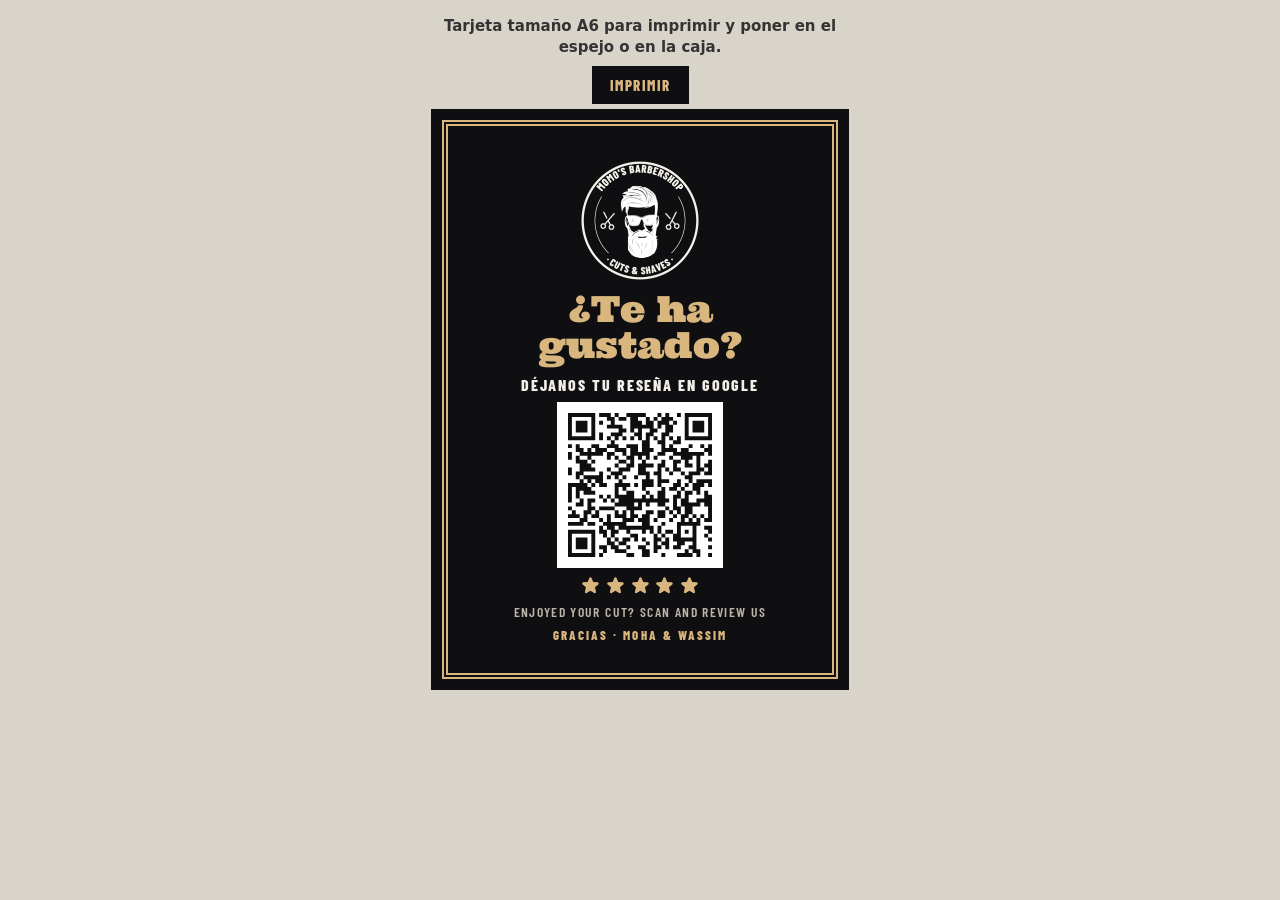
<file: imprimir-resena.html>
<!doctype html>
<html lang="es">
<head>
  <meta charset="utf-8">
  <meta name="viewport" content="width=device-width, initial-scale=1">
  <meta name="robots" content="noindex, nofollow">
  <title>Tarjeta de reseñas | Momo's Barbershop</title>
  <style>
    @font-face { font-family: "Ultra"; src: url("assets/fonts/ultra-400.woff2") format("woff2"); }
    @font-face { font-family: "Barlow Condensed"; src: url("assets/fonts/barlow-condensed-800.woff2") format("woff2"); font-weight: 800; }
    @font-face { font-family: "Barlow Condensed"; src: url("assets/fonts/barlow-condensed-600.woff2") format("woff2"); font-weight: 600; }
    @page { size: A6 portrait; margin: 0; }
    * { box-sizing: border-box; }
    body { margin: 0; background: #d9d4ca; font-family: "Barlow Condensed", "Arial Narrow", sans-serif; }
    .hint { max-width: 105mm; margin: 16px auto; text-align: center; font: 600 15px/1.4 system-ui, sans-serif; color: #333; }
    .hint button { margin-top: 8px; padding: 10px 18px; font: 800 15px "Barlow Condensed", sans-serif; letter-spacing: .1em; text-transform: uppercase; background: #0f0f11; color: #d8b67e; border: 0; cursor: pointer; }
    .card {
      width: 105mm; height: 148mm; margin: 0 auto 24px; padding: 8mm;
      background: #0f0f11; color: #f2efe9; text-align: center;
      display: flex; flex-direction: column; align-items: center; justify-content: space-between;
      border: 1.6mm double #d8b67e; outline: 3mm solid #0f0f11;
      -webkit-print-color-adjust: exact; print-color-adjust: exact;
    }
    .logo { width: 34mm; height: 34mm; }
    h1 { margin: 0; font: 400 9.5mm/1 "Ultra", Georgia, serif; color: #d8b67e; }
    .sub { margin: 0; font-weight: 800; font-size: 4.2mm; letter-spacing: .12em; text-transform: uppercase; }
    .qr { width: 44mm; height: 44mm; padding: 3mm; background: #fff; }
    .stars { display: flex; gap: 1.5mm; justify-content: center; color: #d8b67e; }
    .stars svg { width: 5mm; height: 5mm; fill: currentColor; }
    .en { margin: 0; font-weight: 600; font-size: 3.6mm; letter-spacing: .1em; text-transform: uppercase; color: #bdb7ab; }
    .thanks { margin: 0; font-weight: 800; font-size: 3.4mm; letter-spacing: .16em; text-transform: uppercase; color: #d8b67e; }
    @media print { body { background: none; } .hint { display: none; } .card { margin: 0; outline: 0; page-break-after: always; } }
  </style>
</head>
<body>
  <div class="hint">Tarjeta tamaño A6 para imprimir y poner en el espejo o en la caja.<br><button type="button" onclick="window.print()">Imprimir</button></div>
  <div class="card">
    <img class="logo" src="assets/img/logo-momos-512.png" alt="Momo's Barbershop">
    <div>
      <h1>¿Te ha gustado?</h1>
      <p class="sub" style="margin-top:3mm">Déjanos tu reseña en Google</p>
    </div>
    <img class="qr" src="assets/img/qr-resena.svg" alt="Código QR para dejar una reseña de Momo's en Google">
    <div class="stars" aria-hidden="true">
      <svg viewBox="0 0 256 256"><path d="M234.29,114.85l-45,38.83L203,211.75a16.4,16.4,0,0,1-24.5,17.82L128,198.49,77.47,229.57A16.4,16.4,0,0,1,53,211.75l13.76-58.07-45-38.83A16.46,16.46,0,0,1,31.08,86l59-4.76,22.76-55.08a16.36,16.36,0,0,1,30.27,0l22.75,55.08,59,4.76a16.46,16.46,0,0,1,9.37,28.86Z"/></svg>
      <svg viewBox="0 0 256 256"><path d="M234.29,114.85l-45,38.83L203,211.75a16.4,16.4,0,0,1-24.5,17.82L128,198.49,77.47,229.57A16.4,16.4,0,0,1,53,211.75l13.76-58.07-45-38.83A16.46,16.46,0,0,1,31.08,86l59-4.76,22.76-55.08a16.36,16.36,0,0,1,30.27,0l22.75,55.08,59,4.76a16.46,16.46,0,0,1,9.37,28.86Z"/></svg>
      <svg viewBox="0 0 256 256"><path d="M234.29,114.85l-45,38.83L203,211.75a16.4,16.4,0,0,1-24.5,17.82L128,198.49,77.47,229.57A16.4,16.4,0,0,1,53,211.75l13.76-58.07-45-38.83A16.46,16.46,0,0,1,31.08,86l59-4.76,22.76-55.08a16.36,16.36,0,0,1,30.27,0l22.75,55.08,59,4.76a16.46,16.46,0,0,1,9.37,28.86Z"/></svg>
      <svg viewBox="0 0 256 256"><path d="M234.29,114.85l-45,38.83L203,211.75a16.4,16.4,0,0,1-24.5,17.82L128,198.49,77.47,229.57A16.4,16.4,0,0,1,53,211.75l13.76-58.07-45-38.83A16.46,16.46,0,0,1,31.08,86l59-4.76,22.76-55.08a16.36,16.36,0,0,1,30.27,0l22.75,55.08,59,4.76a16.46,16.46,0,0,1,9.37,28.86Z"/></svg>
      <svg viewBox="0 0 256 256"><path d="M234.29,114.85l-45,38.83L203,211.75a16.4,16.4,0,0,1-24.5,17.82L128,198.49,77.47,229.57A16.4,16.4,0,0,1,53,211.75l13.76-58.07-45-38.83A16.46,16.46,0,0,1,31.08,86l59-4.76,22.76-55.08a16.36,16.36,0,0,1,30.27,0l22.75,55.08,59,4.76a16.46,16.46,0,0,1,9.37,28.86Z"/></svg>
    </div>
    <p class="en">Enjoyed your cut? Scan and review us</p>
    <p class="thanks">Gracias · Moha &amp; Wassim</p>
  </div>
</body>
</html>
</file>
<file: styles.css>
/* =========================================================
   MOMO'S BARBERSHOP · Lloret de Mar
   Cartel de barbería: negro y dorado del logo, poste rojo y
   azul, blanco capa. Filetes dobles, sellos y tipografía slab.
   ========================================================= */

/* ---------- Fuentes (servidas desde la propia web) ---------- */
@font-face { font-family: "Ultra"; src: url("assets/fonts/ultra-400.woff2") format("woff2"); font-weight: 400; font-display: swap; }
@font-face { font-family: "Rye"; src: url("assets/fonts/rye-400.woff2") format("woff2"); font-weight: 400; font-display: swap; }
@font-face { font-family: "Barlow Condensed"; src: url("assets/fonts/barlow-condensed-600.woff2") format("woff2"); font-weight: 600; font-display: swap; }
@font-face { font-family: "Barlow Condensed"; src: url("assets/fonts/barlow-condensed-700.woff2") format("woff2"); font-weight: 700; font-display: swap; }
@font-face { font-family: "Barlow Condensed"; src: url("assets/fonts/barlow-condensed-800.woff2") format("woff2"); font-weight: 800; font-display: swap; }
@font-face { font-family: "Barlow"; src: url("assets/fonts/barlow-400.woff2") format("woff2"); font-weight: 400; font-display: swap; }
@font-face { font-family: "Barlow"; src: url("assets/fonts/barlow-500.woff2") format("woff2"); font-weight: 500; font-display: swap; }
@font-face { font-family: "Barlow"; src: url("assets/fonts/barlow-600.woff2") format("woff2"); font-weight: 600; font-display: swap; }

/* Propiedades registradas: permiten animar la altura del degradado */
@property --fa { syntax: "<percentage>"; inherits: true; initial-value: 30%; }
@property --fb { syntax: "<percentage>"; inherits: true; initial-value: 56%; }

/* ---------- Tokens ---------- */
:root {
  --ink: #0f0f11;
  --ink-2: #19191c;
  --brass: #d8b67e;          /* dorado del logo */
  --brass-hi: #e7cc9c;
  --cape: #f2efe9;           /* blanco capa */
  --red: #b3262c;            /* poste de barbero */
  --red-deep: #8c1c21;
  --red-hi: #e5565b;         /* rojo legible sobre negro */
  --navy: #172243;
  --navy-2: #22305a;
  --muted: rgba(242, 239, 233, .72);
  --muted-ink: rgba(15, 15, 17, .72);
  --skin: #c39170;
  --hair: #1c1917;

  --display: "Ultra", "Rockwell Extra Bold", "Rockwell", Georgia, serif;
  --logo: "Rye", "Ultra", Georgia, serif;
  --label: "Barlow Condensed", "Arial Narrow", sans-serif;
  --body: "Barlow", system-ui, -apple-system, "Segoe UI", sans-serif;

  --rule: 6px double var(--brass);
  --nav-h: 64px;
  --gutter: clamp(16px, 4vw, 48px);
  --maxw: 1280px;

  --ease-out: cubic-bezier(0.23, 1, 0.32, 1);
  --ease-in-out: cubic-bezier(0.77, 0, 0.175, 1);
  --ease-drawer: cubic-bezier(0.32, 0.72, 0, 1);
}

/* ---------- Base ---------- */
*, *::before, *::after { box-sizing: border-box; }
html {
  overflow-x: clip;
  scroll-behavior: smooth;
  scroll-padding-top: calc(var(--nav-h) + 12px);
  scrollbar-color: var(--brass) var(--ink);
  -webkit-text-size-adjust: 100%;
}
body {
  margin: 0;
  overflow-x: clip;
  background: var(--ink);
  color: var(--cape);
  font: 400 1.0625rem/1.55 var(--body);
  -webkit-font-smoothing: antialiased;
  -webkit-tap-highlight-color: transparent;
  text-rendering: optimizeLegibility;
}
img, video, svg { display: block; max-width: 100%; }
img { height: auto; }
a { color: inherit; }
p { margin: 0 0 1em; }
h1, h2, h3, h4 { margin: 0; font-weight: 400; }
button { font: inherit; }
::selection { background: var(--brass); color: var(--ink); }
:focus-visible { outline: 3px solid var(--brass); outline-offset: 3px; }
.sec--brass :focus-visible, .ticket :focus-visible { outline-color: var(--ink); }
.sec--cape :focus-visible, .menu-card :focus-visible { outline-color: var(--red); }

.sprite { position: absolute; width: 0; height: 0; overflow: hidden; }
.visually-hidden {
  position: absolute !important; width: 1px; height: 1px; padding: 0; margin: -1px;
  overflow: hidden; clip: rect(0 0 0 0); white-space: nowrap; border: 0;
}
.skip {
  position: fixed; left: 12px; top: -60px; z-index: 100;
  background: var(--brass); color: var(--ink); padding: 10px 16px;
  font: 800 1rem var(--label); letter-spacing: .1em; text-transform: uppercase;
  transition: top 200ms var(--ease-out);
}
.skip:focus { top: 12px; }

.ico { width: 1.25em; height: 1.25em; fill: currentColor; flex: none; }
.wrap { max-width: calc(var(--maxw) + 2 * var(--gutter)); margin-inline: auto; padding-inline: var(--gutter); }

/* ---------- Botones ---------- */
.btn {
  display: inline-flex; align-items: center; justify-content: center; gap: .55em;
  min-height: 50px; padding: 0 1.3em;
  font: 800 1.02rem/1 var(--label); letter-spacing: .09em; text-transform: uppercase;
  text-decoration: none; white-space: nowrap;
  border: 2px solid transparent; border-radius: 2px; cursor: pointer;
  transition: transform 160ms var(--ease-out), background-color 200ms ease, color 200ms ease, border-color 200ms ease;
}
.btn:active { transform: scale(.97); }
.btn--brass { background: var(--brass); color: var(--ink); }
.btn--ink { background: var(--ink); color: var(--brass); }
.btn--cape { background: var(--cape); color: var(--ink); }
.btn--line { background: transparent; color: var(--cape); border-color: currentColor; }
.btn--sm { min-height: 42px; font-size: .92rem; padding: 0 1.05em; }
.btn--block { width: 100%; }
@media (hover: hover) and (pointer: fine) {
  .btn--brass:hover { background: var(--brass-hi); }
  .btn--ink:hover { background: var(--ink-2); color: var(--brass-hi); }
  .btn--cape:hover { background: #fff; }
  .btn--line:hover { background: rgba(242, 239, 233, .1); }
}

.link-arrow {
  display: inline-flex; align-items: center; gap: .45em;
  font: 800 .98rem var(--label); letter-spacing: .12em; text-transform: uppercase;
  color: var(--brass);
  text-decoration: underline; text-decoration-thickness: 2px; text-underline-offset: 6px;
  transition: color 200ms ease, text-underline-offset 200ms var(--ease-out);
}
.link-arrow--ink { color: var(--red); }
@media (hover: hover) and (pointer: fine) {
  .link-arrow:hover { color: var(--brass-hi); text-underline-offset: 9px; }
  .link-arrow--ink:hover { color: var(--red-deep); }
}

/* ---------- Navegación ---------- */
.nav {
  position: fixed; inset: 0 0 auto; z-index: 50;
  height: var(--nav-h);
  background: rgba(15, 15, 17, .94);
  border-bottom: 1px solid rgba(216, 182, 126, .4);
}
@supports (backdrop-filter: blur(10px)) {
  .nav { background: rgba(15, 15, 17, .82); backdrop-filter: blur(10px) saturate(140%); -webkit-backdrop-filter: blur(10px) saturate(140%); }
}
.nav__inner {
  max-width: calc(1440px + 2 * var(--gutter)); height: 100%; margin-inline: auto;
  padding-inline: var(--gutter);
  display: flex; align-items: center; gap: 20px;
}
.nav__brand { display: flex; align-items: center; gap: 10px; text-decoration: none; }
.nav__brand img { width: 40px; height: 40px; }
.nav__word { font: 400 1.4rem/1 var(--logo); color: var(--brass); letter-spacing: .03em; padding-top: 3px; }
.nav__links { margin-left: auto; display: flex; align-items: center; gap: clamp(14px, 1.8vw, 28px); }
.nav__links a:not(.btn) {
  position: relative; padding: 8px 0;
  font: 700 .98rem var(--label); letter-spacing: .12em; text-transform: uppercase;
  color: var(--cape); text-decoration: none;
  transition: color 200ms ease;
}
.nav__links a:not(.btn)::after {
  content: ""; position: absolute; left: 0; right: 0; bottom: 2px; height: 2px;
  background: var(--brass); transform: scaleX(0); transform-origin: left;
  transition: transform 260ms var(--ease-out);
}
@media (hover: hover) and (pointer: fine) {
  .nav__links a:not(.btn):hover { color: var(--brass); }
  .nav__links a:not(.btn):hover::after { transform: scaleX(1); }
}
.nav__cta { margin-left: 6px; }

/* selector de idioma */
.lang { position: relative; margin-left: 4px; }
.lang__btn {
  display: inline-flex; align-items: center; gap: 6px; height: 42px; padding: 0 12px;
  font: 800 .92rem var(--label); letter-spacing: .12em;
  color: var(--cape); background: transparent;
  border: 1px solid rgba(216, 182, 126, .55); border-radius: 2px; cursor: pointer;
  transition: border-color 200ms ease, color 200ms ease;
}
.lang__chev { width: 10px; height: 6px; transition: transform 200ms var(--ease-out); }
.lang.is-open .lang__chev { transform: rotate(180deg); }
@media (hover: hover) and (pointer: fine) { .lang__btn:hover { border-color: var(--brass); color: var(--brass); } }
.lang__menu {
  position: absolute; right: 0; top: calc(100% + 8px); z-index: 60;
  min-width: 160px; margin: 0; padding: 6px; list-style: none;
  background: var(--ink); border: 1px solid rgba(216, 182, 126, .55);
  box-shadow: 0 18px 40px -16px rgba(0, 0, 0, .7);
  transform-origin: top right;
  animation: menu-in 180ms var(--ease-out);
}
.lang__menu button {
  width: 100%; padding: 10px 12px; text-align: left;
  font: 700 1rem var(--label); letter-spacing: .08em; text-transform: uppercase;
  color: var(--cape); background: transparent; border: 0; cursor: pointer;
}
.lang__menu button[aria-current="true"] { color: var(--brass); }
.lang__menu button[aria-current="true"]::after { content: ""; display: inline-block; width: 6px; height: 6px; margin-left: 10px; background: var(--brass); border-radius: 50%; vertical-align: middle; }
@media (hover: hover) and (pointer: fine) { .lang__menu button:hover { background: rgba(216, 182, 126, .12); } }
@keyframes menu-in { from { opacity: 0; transform: translateY(-4px) scale(.97); } to { opacity: 1; transform: none; } }

/* aviso de vacaciones */
.aviso {
  position: fixed; left: 0; right: 0; top: var(--nav-h); z-index: 49;
  padding: 9px var(--gutter); text-align: center;
  background: var(--red); color: var(--cape);
  font: 800 .95rem/1.3 var(--label); letter-spacing: .1em; text-transform: uppercase;
  border-bottom: 1px solid var(--red-deep);
}
.aviso p { margin: 0; }
html.has-aviso { --aviso-h: 40px; scroll-padding-top: calc(var(--nav-h) + 52px); }
html.has-aviso .hero { padding-top: calc(var(--nav-h) + var(--aviso-h) + 16px); }
.nav__call, .nav__toggle { display: none; }

/* ---------- HERO: el cartel ---------- */
.hero {
  position: relative;
  min-height: 100vh; min-height: 100svh;
  padding: calc(var(--nav-h) + 16px) var(--gutter) 18px;
  display: flex;
  isolation: isolate;
}
.hero__media {
  position: absolute; inset: 0; z-index: -1; overflow: hidden;
  background: #111 url("assets/img/poster-corte-degradado.webp") center / cover no-repeat;
}
.hero__video {
  position: absolute; inset: 0; width: 100%; height: 100%;
  object-fit: cover; opacity: 0;
  transition: opacity 1100ms ease;
}
.hero__video.is-active { opacity: 1; }
.hero__shade {
  position: absolute; inset: 0;
  background:
    radial-gradient(60% 70% at 50% 45%, rgba(15, 15, 17, .15), rgba(15, 15, 17, .6) 100%),
    linear-gradient(180deg, rgba(15, 15, 17, .55) 0%, rgba(15, 15, 17, .1) 30%, rgba(15, 15, 17, .25) 70%, rgba(15, 15, 17, .85) 100%);
}

.hero__bill {
  position: relative;
  flex: 1; width: 100%; max-width: 1440px; margin-inline: auto;
  display: grid;
  grid-template-columns: minmax(290px, 1fr) minmax(340px, 1.3fr) minmax(290px, 1fr);
}
/* el marco doble del cartel, dibujado aparte para poder animarlo */
.hero__bill::before {
  content: ""; position: absolute; inset: 0; z-index: 3; pointer-events: none;
  border: var(--rule);
  animation: draw-x 1100ms var(--ease-in-out) 80ms both;
}

.panel {
  position: relative; z-index: 1;
  display: flex; flex-direction: column;
  padding: clamp(22px, 2.3vw, 36px);
  background: rgba(13, 13, 15, .86);
}
.panel--hours { border-right: var(--rule); animation: rise 900ms var(--ease-out) 380ms both; }
.panel--book { border-left: var(--rule); animation: rise 900ms var(--ease-out) 480ms both; }

.panel__title {
  font: 400 clamp(2rem, 2.7vw, 2.7rem)/1 var(--display);
  color: var(--brass);
  padding-bottom: 14px; margin-bottom: 18px;
  border-bottom: 6px double rgba(216, 182, 126, .5);
}
.panel__label {
  margin: 0 0 6px;
  font: 700 .92rem var(--label); letter-spacing: .16em; text-transform: uppercase;
  color: var(--muted);
}
.panel__note { margin: auto 0 0; padding-top: 18px; font-size: .95rem; color: var(--muted); }
.panel__small { margin: 12px 0 0; font-size: .98rem; color: var(--muted); }
.panel__small a { color: var(--cape); text-underline-offset: 4px; }

/* estado en vivo */
.status { margin: 0 0 16px; }
.status__head {
  display: flex; align-items: center; gap: 12px;
  font: 400 clamp(1.55rem, 2.1vw, 2.05rem)/1.05 var(--display);
  color: var(--cape);
}
.status__sub {
  display: block; margin-top: 8px;
  font: 800 1rem var(--label); letter-spacing: .14em; text-transform: uppercase;
  color: var(--brass);
}
.status.is-open .status__head::before {
  content: ""; flex: none; width: 12px; height: 12px; border-radius: 50%;
  background: var(--brass);
  box-shadow: 0 0 0 0 rgba(216, 182, 126, .6);
  animation: live 2.4s ease-out infinite;
}

.hours { list-style: none; margin: 0; padding: 0; }
.hours li {
  display: flex; justify-content: space-between; align-items: center; gap: 12px;
  padding: clamp(6px, 1vh, 11px) 10px;
  font: 700 1.02rem var(--label); letter-spacing: .1em; text-transform: uppercase;
  font-variant-numeric: tabular-nums;
  border-bottom: 1px solid rgba(242, 239, 233, .13);
  transition: background-color 400ms ease, color 400ms ease;
}
.hours li.is-today { background: var(--brass); color: var(--ink); border-bottom-color: transparent; }
.hours .today {
  margin-left: 8px; padding: 1px 6px;
  font-size: .78rem; letter-spacing: .14em;
  background: var(--ink); color: var(--brass);
}
.stamp {
  display: inline-block; padding: 2px 8px;
  border: 2px solid currentColor;
  font: 800 .82rem var(--label); letter-spacing: .16em;
  color: var(--red-hi);
  transform: rotate(-4deg);
}
.hours li.is-today .stamp { color: var(--red-deep); }

/* centro: emblema */
.hero__center {
  position: relative; z-index: 1;
  display: flex; flex-direction: column; align-items: center; justify-content: center;
  padding: 32px clamp(16px, 2vw, 32px);
  text-align: center;
}
.hero__logo {
  width: clamp(230px, 23vw, 350px); height: auto; aspect-ratio: 1;
  filter: drop-shadow(0 22px 40px rgba(0, 0, 0, .55));
  animation: stamp-in 1000ms var(--ease-out) 200ms both;
}
.ribbon {
  position: relative; z-index: 1;
  margin-top: -10px;
  font: 800 clamp(1rem, 1.35vw, 1.3rem)/1 var(--label); letter-spacing: .14em; text-transform: uppercase;
  color: var(--ink);
  animation: unfurl 800ms var(--ease-out) 700ms both;
}
.ribbon::before, .ribbon::after {
  content: ""; position: absolute; top: 12px; bottom: -12px; width: 56px; z-index: -1;
  background: var(--red-deep);
}
.ribbon::before { left: -40px; clip-path: polygon(0 0, 100% 0, 100% 100%, 0 100%, 26% 50%); }
.ribbon::after { right: -40px; clip-path: polygon(0 0, 100% 0, 74% 50%, 100% 100%, 0 100%); }
.ribbon__text {
  display: block; padding: .75em 1.4em .7em;
  background: var(--brass);
  box-shadow: inset 0 0 0 3px var(--brass), inset 0 0 0 5px var(--ink);
}
.hero__address {
  margin: 30px 0 0;
  font: 700 .98rem var(--label); letter-spacing: .18em; text-transform: uppercase;
  color: var(--cape);
  text-shadow: 0 1px 12px rgba(0, 0, 0, .8);
  animation: rise 800ms var(--ease-out) 900ms both;
}
.hero__quick, .hero__live { display: none; }

/* reserva */
.phone {
  display: block; margin: 2px 0 18px;
  font: 800 clamp(2.3rem, 3.3vw, 3.3rem)/1 var(--label); letter-spacing: .02em;
  font-variant-numeric: tabular-nums;
  color: var(--cape); text-decoration: none;
  transition: color 200ms ease;
}
@media (hover: hover) and (pointer: fine) { .phone:hover { color: var(--brass); } }
.panel__where { margin-top: 22px; padding-top: 18px; border-top: 6px double rgba(216, 182, 126, .5); }
.panel__address { margin: 0 0 12px; font-size: 1.05rem; line-height: 1.45; }
.rating {
  margin-top: auto; padding-top: 20px;
  display: flex; flex-wrap: wrap; align-items: center; gap: 6px 12px;
  text-decoration: none; color: var(--cape);
}
.rating__num { font: 400 1.7rem/1 var(--display); color: var(--brass); }
.rating__stars { display: flex; gap: 2px; color: var(--brass); }
.rating__stars .ico { width: 17px; height: 17px; }
.rating__txt { font: 700 .9rem var(--label); letter-spacing: .12em; text-transform: uppercase; color: var(--muted); }
@media (hover: hover) and (pointer: fine) { .rating:hover .rating__txt { color: var(--cape); } }


/* ---------- Tira "corta por aquí" ---------- */
.ticket {
  --hole: 6px;
  position: relative; z-index: 2;
  background: var(--brass); color: var(--ink);
  -webkit-mask:
    radial-gradient(circle at 50% 0, transparent var(--hole), #000 calc(var(--hole) + .5px)) top / 22px 51% repeat-x,
    radial-gradient(circle at 50% 100%, transparent var(--hole), #000 calc(var(--hole) + .5px)) bottom / 22px 51% repeat-x;
          mask:
    radial-gradient(circle at 50% 0, transparent var(--hole), #000 calc(var(--hole) + .5px)) top / 22px 51% repeat-x,
    radial-gradient(circle at 50% 100%, transparent var(--hole), #000 calc(var(--hole) + .5px)) bottom / 22px 51% repeat-x;
}
.ticket__inner {
  max-width: calc(var(--maxw) + 2 * var(--gutter)); margin-inline: auto;
  padding: 26px var(--gutter);
  display: grid; grid-template-columns: auto minmax(120px, 1fr) auto; align-items: center; gap: clamp(18px, 3vw, 40px);
}
.ticket__status {
  margin: 0; display: flex; align-items: center; gap: 10px;
  font: 800 1.12rem var(--label); letter-spacing: .1em; text-transform: uppercase;
}
.ticket__status .ico { width: 22px; height: 22px; }
.ticket__cut { position: relative; height: 44px; }
.ticket__line { position: absolute; left: 0; right: 0; top: 30px; border-top: 2px dashed rgba(15, 15, 17, .6); }
.ticket__label {
  position: absolute; left: 50%; top: 0; transform: translateX(-50%);
  font: 700 .8rem var(--label); letter-spacing: .24em; text-transform: uppercase;
  color: rgba(15, 15, 17, .7); white-space: nowrap;
}
.ticket__scissors {
  position: absolute; left: 0; top: 13px;
  width: 34px; height: 34px; fill: var(--ink);
  will-change: transform;
}

/* ---------- Poste de barbero (costura entre secciones) ---------- */
.pole { position: relative; height: 16px; overflow: hidden; background: var(--cape); }
.pole span {
  position: absolute; top: 0; bottom: 0; left: -80px; right: 0;
  background: repeating-linear-gradient(-45deg,
    var(--red) 0 12px, var(--cape) 12px 24px, var(--navy) 24px 36px, var(--cape) 36px 48px);
  animation: pole 3.2s linear infinite;
  will-change: transform;
}

/* ---------- Secciones ---------- */
.sec { position: relative; padding-block: clamp(76px, 10vw, 140px); }
.sec--navy { background: var(--navy); color: var(--cape); }
.sec--ink { background: var(--ink); color: var(--cape); }
.sec--brass { background: var(--brass); color: var(--ink); }
.sec--cape { background: var(--cape); color: var(--ink); }
.sec--red { background: var(--red); color: var(--cape); }

.h-display {
  font: 400 clamp(2.6rem, 5.8vw, 5.4rem)/.96 var(--display);
  letter-spacing: .004em;
  text-wrap: balance;
}
.h-display--brass { color: var(--brass); }
.h-display--ink { color: var(--ink); }
.h-display--red { color: var(--red); }

/* ---------- Servicios ---------- */
.menu-head {
  display: grid; grid-template-columns: auto minmax(0, 1fr); align-items: center;
  gap: clamp(24px, 4vw, 56px);
  margin-bottom: clamp(36px, 5vw, 60px);
}
.menu-head__aside { border-left: var(--rule); padding-left: clamp(20px, 3vw, 40px); max-width: 62ch; }
.menu-head__label {
  margin: 0 0 8px;
  font: 800 1.15rem var(--label); letter-spacing: .1em; text-transform: uppercase;
}
.menu-head__aside p:last-child { margin: 0; color: rgba(242, 239, 233, .82); }

.menu-card {
  background: var(--cape); color: var(--ink);
  border: var(--rule);
  padding: clamp(24px, 4vw, 56px);
  box-shadow: 0 34px 70px -30px rgba(0, 0, 0, .6);
}
.menu-card__cols { display: grid; grid-template-columns: repeat(3, minmax(0, 1fr)); gap: clamp(28px, 4vw, 56px); }
.menu-group__title {
  margin-bottom: 8px; padding-bottom: 10px;
  font: 800 1.4rem var(--label); letter-spacing: .14em; text-transform: uppercase;
  color: var(--red);
  border-bottom: 5px double var(--navy);
}
.menu-group__title--next { margin-top: 36px; }
.menu-list { list-style: none; margin: 0; padding: 0; }
.menu-list li { padding: 14px 0; }
.menu-list li + li { border-top: 1px dashed rgba(23, 34, 67, .28); }
.menu-list h4 {
  display: flex; flex-wrap: wrap; align-items: center; gap: 6px 10px;
  margin-bottom: 4px;
  font: 800 1.14rem var(--label); letter-spacing: .06em; text-transform: uppercase;
  color: var(--navy);
}
.menu-list h4 { justify-content: space-between; flex-wrap: nowrap; align-items: baseline; }
.menu-list__name { display: flex; flex-wrap: wrap; align-items: center; gap: 6px 10px; }
.price {
  flex: none; white-space: nowrap;
  font: 800 1.3rem/1 var(--label); letter-spacing: .02em;
  font-variant-numeric: tabular-nums; color: var(--red);
}
.price small { font-size: .62em; letter-spacing: .1em; text-transform: uppercase; margin-right: 2px; }
.price__cur { font-size: .7em; }
.menu-list p { margin: 0; font-size: 1rem; line-height: 1.45; color: var(--muted-ink); padding-right: 3.2em; }
.tag {
  display: inline-block; padding: 3px 7px 2px;
  font: 800 .74rem var(--label); letter-spacing: .14em; text-transform: uppercase;
  color: var(--red); border: 2px solid currentColor;
  transform: rotate(-3deg);
  text-decoration: none;
  transition: background-color 200ms ease, color 200ms ease;
}
@media (hover: hover) and (pointer: fine) { .tag--link:hover { background: var(--red); color: var(--cape); border-color: var(--red); } }

/* guía del degradado */
.fade-guide {
  margin-top: clamp(32px, 4vw, 56px); padding-top: clamp(28px, 3.5vw, 48px);
  border-top: 6px double var(--navy);
  display: grid; grid-template-columns: minmax(0, 1.25fr) minmax(0, 1fr); align-items: center;
  gap: clamp(28px, 4vw, 64px);
}
.fade-guide__title { margin-bottom: 12px; font: 400 clamp(1.8rem, 3vw, 2.6rem)/1 var(--display); color: var(--navy); }
.fade-guide__text > p { max-width: 52ch; }
.seg { display: inline-flex; margin: 10px 0 18px; border: 2px solid var(--navy); }
.seg button {
  min-height: 48px; padding: 0 24px;
  font: 800 1.02rem var(--label); letter-spacing: .12em; text-transform: uppercase;
  color: var(--navy); background: transparent; border: 0; cursor: pointer;
  transition: background-color 220ms ease, color 220ms ease;
}
.seg button + button { border-left: 2px solid var(--navy); }
.seg button[aria-checked="true"] { background: var(--navy); color: var(--cape); }
@media (hover: hover) and (pointer: fine) { .seg button[aria-checked="false"]:hover { background: rgba(23, 34, 67, .08); } }
.fade-guide__desc { min-height: 3em; margin-bottom: 10px; font: 500 1.1rem/1.45 var(--body); color: var(--ink); }
.fade-guide__desc span { display: none; }
.fade-guide[data-fade="bajo"] [data-fade-desc="bajo"],
.fade-guide[data-fade="medio"] [data-fade-desc="medio"],
.fade-guide[data-fade="alto"] [data-fade-desc="alto"] { display: inline; animation: text-in 320ms var(--ease-out) both; }
.fade-guide__note { margin: 0; font-size: .95rem; color: var(--muted-ink); max-width: 52ch; }

.fade-visual {
  --fa: 30%; --fb: 56%;
  display: grid; grid-template-columns: auto 170px 120px; column-gap: 14px; row-gap: 12px;
  justify-content: center;
  transition: --fa 800ms var(--ease-in-out), --fb 800ms var(--ease-in-out);
}
.fade-guide[data-fade="bajo"] .fade-visual { --fa: 12%; --fb: 36%; }
.fade-guide[data-fade="medio"] .fade-visual { --fa: 32%; --fb: 58%; }
.fade-guide[data-fade="alto"] .fade-visual { --fa: 54%; --fb: 80%; }
.fade-scale {
  list-style: none; margin: 0; padding: 0; height: 320px;
  display: flex; flex-direction: column; justify-content: space-between; text-align: right;
  font: 700 .86rem var(--label); letter-spacing: .1em; text-transform: uppercase;
  color: rgba(23, 34, 67, .75);
}
.fade-swatch {
  position: relative; height: 320px;
  background:
    radial-gradient(circle at 30% 40%, rgba(255, 255, 255, .08), transparent 60%),
    var(--skin);
  border: 3px solid var(--navy);
}
.fade-swatch__hair {
  position: absolute; inset: 0;
  background:
    repeating-linear-gradient(97deg, rgba(255, 255, 255, .07) 0 1px, transparent 1px 4px),
    repeating-linear-gradient(83deg, rgba(0, 0, 0, .35) 0 1px, transparent 1px 3px),
    var(--hair);
  -webkit-mask-image: linear-gradient(to top, transparent 0, transparent var(--fa), #000 var(--fb), #000 100%);
          mask-image: linear-gradient(to top, transparent 0, transparent var(--fa), #000 var(--fb), #000 100%);
}
.fade-bracket {
  position: absolute; left: calc(100% + 10px);
  bottom: var(--fa); height: calc(var(--fb) - var(--fa)); width: 14px;
  border: 3px solid var(--red); border-left: 0;
}
.fade-bracket span {
  position: absolute; left: 22px; top: 50%; transform: translateY(-50%);
  font: 800 .82rem var(--label); letter-spacing: .12em; text-transform: uppercase;
  color: var(--red); white-space: nowrap;
}
.fade-visual__caption {
  grid-column: 2; margin: 0; text-align: center;
  font: 700 .82rem var(--label); letter-spacing: .12em; text-transform: uppercase;
  color: rgba(23, 34, 67, .7);
}

.menu-foot { margin: 28px 0 0; color: rgba(242, 239, 233, .82); }
.menu-foot a { color: var(--brass); font-weight: 600; text-underline-offset: 5px; }

/* ---------- Trabajos ---------- */
.work-head { max-width: 780px; margin-bottom: clamp(40px, 5vw, 64px); }
.work-head .h-display { font-size: clamp(2.4rem, 5vw, 4.5rem); margin-bottom: 18px; }
.work-head > p { font-size: 1.12rem; color: var(--muted); max-width: 52ch; }
.work-head__links { display: flex; flex-wrap: wrap; gap: 12px; margin-top: 24px; }

.work-grid {
  display: grid; grid-template-columns: repeat(3, minmax(0, 1fr));
  gap: clamp(28px, 3vw, 44px) clamp(16px, 2.2vw, 32px);
  padding-bottom: 80px;
}
.shot { margin: 0; }
.work-grid .shot:nth-child(3n + 2) { transform: translateY(80px); }
.shot img {
  width: 100%; aspect-ratio: 4 / 5; object-fit: cover; object-position: 50% 30%;
  border: 1px solid rgba(216, 182, 126, .35);
  transition: transform 700ms var(--ease-out), filter 700ms var(--ease-out);
}
.shot { overflow: visible; }
.shot__frame { overflow: hidden; }
.shot figcaption {
  margin-top: 12px; display: flex; align-items: center; gap: 10px;
  font: 700 .95rem var(--label); letter-spacing: .12em; text-transform: uppercase;
  color: var(--muted);
  transition: color 300ms ease;
}
.shot figcaption::before { content: ""; width: 22px; height: 2px; background: var(--brass); flex: none; }
@media (hover: hover) and (pointer: fine) {
  .shot:hover img { transform: scale(1.035); filter: saturate(1.08); }
  .shot:hover figcaption { color: var(--brass); }
}

/* reels */
.reels {
  display: grid; grid-template-columns: minmax(0, 1fr) minmax(0, 2.6fr); align-items: start;
  gap: clamp(28px, 4vw, 64px);
  margin-top: clamp(80px, 9vw, 130px); padding-top: clamp(28px, 3vw, 40px); border-top: var(--rule);
}
.reels__head { position: sticky; top: calc(var(--nav-h) + 32px); }
.reels__title { font: 400 clamp(1.9rem, 3vw, 2.7rem)/1.02 var(--display); color: var(--brass); text-wrap: balance; }
.reels__head p { margin: 14px 0 0; color: var(--muted); max-width: 26ch; }
.reels__row { display: grid; grid-template-columns: repeat(3, minmax(0, 1fr)); gap: clamp(16px, 2.4vw, 32px); }
.reel { margin: 0; }
.reel__frame {
  position: relative; overflow: hidden; aspect-ratio: 9 / 16;
  border: 6px double rgba(216, 182, 126, .7); background: #000;
}
.reel__video { width: 100%; height: 100%; object-fit: cover; transform: scale(1.02); transition: transform 900ms var(--ease-out), filter 600ms ease; filter: saturate(.85) brightness(.85); }
.reel.is-playing .reel__video { transform: scale(1); filter: none; }
.reel figcaption {
  display: flex; align-items: center; justify-content: space-between; gap: 12px; margin-top: 12px;
  font: 800 1rem var(--label); letter-spacing: .12em; text-transform: uppercase; color: var(--cape);
}
.reel figcaption a { display: grid; place-items: center; width: 40px; height: 40px; color: var(--brass); border: 1px solid rgba(216, 182, 126, .5); transition: background-color 200ms ease, color 200ms ease; }
@media (hover: hover) and (pointer: fine) { .reel figcaption a:hover { background: var(--brass); color: var(--ink); } }

/* ---------- Nosotros ---------- */
.about { display: grid; grid-template-columns: minmax(0, 5fr) minmax(0, 7fr); align-items: center; gap: clamp(48px, 7vw, 110px); }
.about__media { position: relative; margin-right: 40px; }
.about__photo { margin: 0; padding: 8px; border: 6px double var(--ink); background: var(--brass); }
.about__photo img { width: 100%; aspect-ratio: 4 / 5; object-fit: cover; }
.seal {
  position: absolute; right: -58px; bottom: -52px;
  width: clamp(150px, 15vw, 206px); height: auto; overflow: visible;
  filter: drop-shadow(0 14px 24px rgba(15, 15, 17, .35));
}
.seal__ring { fill: var(--red); stroke: var(--ink); stroke-width: 3; }
.seal__core { fill: var(--ink); stroke: var(--brass); stroke-width: 2; }
.seal__text { font: 800 13.2px var(--label); letter-spacing: 2.4px; fill: var(--cape); }
.seal__word { font: 400 21px var(--logo); fill: var(--brass); }
.seal__small { font: 700 8.4px var(--label); letter-spacing: 1.2px; fill: var(--cape); }
.seal__spin { transform-box: view-box; transform-origin: 100px 100px; animation: seal-spin 22s linear infinite; }
@keyframes seal-spin { to { transform: rotate(360deg); } }
.about__text .h-display { font-size: clamp(2.4rem, 4vw, 4rem); margin-bottom: 28px; }
.about__text p { font-size: 1.14rem; max-width: 54ch; color: rgba(15, 15, 17, .86); }
.about__sign {
  margin-top: 26px !important;
  font: 800 1.14rem var(--label) !important; letter-spacing: .12em; text-transform: uppercase;
  color: var(--red-deep) !important;
}

/* ---------- Opiniones ---------- */
.reviews { display: grid; grid-template-columns: minmax(0, 4fr) minmax(0, 7fr); gap: clamp(44px, 6vw, 100px); align-items: start; }
.reviews__head { position: sticky; top: calc(var(--nav-h) + 40px); display: grid; justify-items: start; gap: 30px; }
.stamp-badge {
  width: 214px; aspect-ratio: 1; border-radius: 50%;
  display: grid; place-content: center; justify-items: center; gap: 6px; text-align: center;
  color: var(--red); text-decoration: none;
  border: 6px double var(--red);
  transform: rotate(-8deg);
  transition: transform 300ms var(--ease-out);
}
.stamp-badge__num { font: 400 3.5rem/.9 var(--display); }
.stamp-badge__stars { display: flex; gap: 3px; }
.stamp-badge__stars .ico { width: 18px; height: 18px; }
.stamp-badge__txt { max-width: 12ch; font: 800 .86rem/1.15 var(--label); letter-spacing: .14em; text-transform: uppercase; }
@media (hover: hover) and (pointer: fine) { .stamp-badge:hover { transform: rotate(-3deg) scale(1.03); } }

.quotes { list-style: none; margin: 0; padding: 0; display: grid; grid-template-columns: repeat(2, minmax(0, 1fr)); gap: 44px 48px; }
.quote { padding-top: 20px; border-top: 5px double var(--red); }
.quote blockquote { margin: 0; }
.quote blockquote p { margin: 0; font: 500 1.22rem/1.45 var(--body); color: var(--ink); }
.quote__who {
  margin: 16px 0 0;
  font: 800 .98rem var(--label); letter-spacing: .12em; text-transform: uppercase;
  color: var(--navy);
}
.quote__who span { margin-left: 8px; font-weight: 600; color: rgba(15, 15, 17, .6); }

/* botón y QR de reseñas */
.btn--red { background: var(--red); color: var(--cape); }
@media (hover: hover) and (pointer: fine) { .btn--red:hover { background: var(--red-deep); } }
.review-cta { display: grid; gap: 18px; justify-items: start; padding-top: 22px; border-top: 5px double var(--red); }
.review-qr { display: flex; align-items: center; gap: 14px; margin: 0; }
.review-qr img { width: 104px; height: 104px; padding: 8px; background: #fff; border: 2px solid var(--ink); }
.review-qr figcaption { max-width: 16ch; font: 700 .9rem/1.25 var(--label); letter-spacing: .08em; text-transform: uppercase; color: var(--navy); }

/* ---------- Dónde / cierre ---------- */
.closing {
  position: relative;
  display: grid; grid-template-columns: minmax(0, 7fr) minmax(0, 5fr); align-items: center;
  gap: clamp(32px, 5vw, 72px);
  padding: clamp(28px, 5vw, 72px);
  border: var(--rule);
}
.closing .h-display { font-size: clamp(3rem, 7.2vw, 6.2rem); color: var(--cape); }
.closing__phone {
  display: inline-block; margin: 14px 0 22px;
  font: 800 clamp(3rem, 7vw, 6.2rem)/1 var(--label); letter-spacing: .01em;
  font-variant-numeric: tabular-nums;
  color: var(--brass); text-decoration: none;
  transition: color 200ms ease;
}
@media (hover: hover) and (pointer: fine) { .closing__phone:hover { color: var(--brass-hi); } }
.closing__facts {
  list-style: none; margin: 0 0 30px; padding: 0;
  display: flex; flex-wrap: wrap; gap: 8px 28px;
  font: 800 1.05rem var(--label); letter-spacing: .12em; text-transform: uppercase;
}
.closing__facts li.is-closed { color: var(--brass); }
.closing__actions { display: flex; flex-wrap: wrap; gap: 12px; }
.closing__address { display: flex; align-items: flex-start; gap: 10px; margin: 30px 0 0; font-size: 1.06rem; line-height: 1.45; }
.closing__address .ico { margin-top: 2px; color: var(--brass); }

.map {
  position: relative; overflow: hidden;
  aspect-ratio: 4 / 5;
  border: var(--rule);
  background: var(--ink);
}
.map__photo { position: absolute; inset: 0; width: 100%; height: 100%; object-fit: cover; transition: opacity 500ms ease, transform 900ms var(--ease-out); }
.map__overlay {
  position: absolute; inset: auto 0 0 0; z-index: 1;
  display: flex; flex-wrap: wrap; align-items: center; gap: 12px 18px;
  padding: 90px 22px 22px;
  background: linear-gradient(180deg, transparent, rgba(12, 12, 14, .92) 45%);
  transition: opacity 400ms ease;
}
.map__hint { width: 100%; margin: 0; font: 400 1.6rem/1.05 var(--display); color: var(--cape); }
.map__ext {
  display: inline-flex; align-items: center; gap: 6px;
  font: 800 .95rem var(--label); letter-spacing: .12em; text-transform: uppercase;
  color: var(--brass); text-decoration: none;
}
.map__ext .ico { width: 16px; height: 16px; }
.map iframe { position: absolute; inset: 0; width: 100%; height: 100%; border: 0; opacity: 0; transition: opacity 600ms ease; }
.map.is-live iframe { opacity: 1; }
.map.is-live .map__overlay, .map.is-live .map__photo { opacity: 0; pointer-events: none; }
@media (hover: hover) and (pointer: fine) { .map:not(.is-live):hover .map__photo { transform: scale(1.03); } }

/* ---------- Pie ---------- */
.foot { background: var(--ink); color: var(--muted); padding: 56px 0 calc(40px + env(safe-area-inset-bottom)); border-top: 1px solid rgba(216, 182, 126, .3); }
.foot__inner { display: grid; grid-template-columns: 1.4fr 1fr auto; gap: 28px 48px; align-items: center; }
.foot__brand { display: flex; align-items: center; gap: 14px; }
.foot__brand img { width: 56px; height: 56px; }
.foot__brand p, .foot__addr { margin: 0; font-size: .98rem; line-height: 1.5; }
.foot__brand strong { color: var(--cape); font: 400 1.05rem var(--display); letter-spacing: .01em; }
.foot__social { display: flex; gap: 10px; }
.foot__social a {
  width: 46px; height: 46px; display: grid; place-items: center;
  border: 1px solid rgba(216, 182, 126, .5); color: var(--brass);
  transition: background-color 200ms ease, color 200ms ease, transform 160ms var(--ease-out);
}
.foot__social a:active { transform: scale(.95); }
@media (hover: hover) and (pointer: fine) { .foot__social a:hover { background: var(--brass); color: var(--ink); } }
.foot__legal { grid-column: 1 / -1; margin: 12px 0 0; padding-top: 22px; border-top: 1px solid rgba(242, 239, 233, .1); font-size: .9rem; }

/* ---------- Barra fija en móvil ---------- */
.dock { display: none; }

/* ---------- Apariciones al hacer scroll ---------- */
html.js .reveal {
  opacity: 0; transform: translateY(18px); filter: blur(5px);
  transition: opacity 800ms var(--ease-out), transform 800ms var(--ease-out), filter 800ms var(--ease-out);
  transition-delay: calc(var(--i, 0) * 70ms);
  animation: reveal-safety 1ms 6s forwards;
}
html.js .reveal.is-in { opacity: 1; transform: none; filter: none; }
.reveal[data-split] { opacity: 1; transform: none; }

html.js .shot .shot__frame { clip-path: inset(0 0 100% 0); transition: clip-path 1000ms var(--ease-out); transition-delay: calc(var(--i, 0) * 90ms); animation: unmask-safety 1ms 6s forwards; }
html.js .shot figcaption { opacity: 0; transition: opacity 600ms ease, color 300ms ease; transition-delay: calc(var(--i, 0) * 90ms + 400ms); animation: reveal-safety 1ms 6s forwards; }
html.js .shot.is-in .shot__frame { clip-path: inset(0 0 0 0); }
html.js .shot.is-in figcaption { opacity: 1; }

html.js .stamp-badge { opacity: 0; transform: rotate(-16deg) scale(1.25); animation: stamp-safety 1ms 6s forwards; }
html.js .stamp-badge.is-in {
  opacity: 1; transform: rotate(-8deg) scale(1);
  transition: opacity 180ms ease, transform 420ms var(--ease-out);
}

/* ---------- Keyframes ---------- */
@keyframes draw-x { from { clip-path: inset(0 50% 0 50%); } to { clip-path: inset(0 0 0 0); } }
@keyframes rise { from { opacity: 0; transform: translateY(16px); filter: blur(6px); } to { opacity: 1; transform: none; filter: none; } }
@keyframes stamp-in { from { opacity: 0; transform: scale(1.1) rotate(-10deg); } to { opacity: 1; transform: none; } }
@keyframes unfurl { from { clip-path: inset(0 50% 0 50%); } to { clip-path: inset(0 -60px -20px -60px); } }
@keyframes text-in { from { opacity: 0; filter: blur(3px); } to { opacity: 1; filter: none; } }
@keyframes live { 0% { box-shadow: 0 0 0 0 rgba(216, 182, 126, .55); } 70%, 100% { box-shadow: 0 0 0 12px rgba(216, 182, 126, 0); } }
@keyframes pole { to { transform: translateX(67.88px); } }
@keyframes reveal-safety { to { opacity: 1; transform: none; filter: none; } }
@keyframes stamp-safety { to { opacity: 1; transform: rotate(-8deg); } }
@keyframes unmask-safety { to { clip-path: inset(0 0 0 0); } }

/* ---------- Responsive ---------- */
@media (max-width: 1180px) {
  .nav__links a:not(.btn) { font-size: .92rem; letter-spacing: .1em; }
}

@media (max-width: 1099px) {
  /* menú compacto */
  .nav__call, .nav__toggle {
    display: grid; place-items: center; width: 44px; height: 44px;
    color: var(--cape); background: transparent; border: 1px solid rgba(216, 182, 126, .55); border-radius: 2px; cursor: pointer;
  }
  .nav__call { color: var(--brass); }
  .lang { margin-left: auto; }
  .lang__btn { height: 44px; }
  .nav__toggle .ico--close { display: none; }
  .nav.is-open .nav__toggle .ico--open { display: none; }
  .nav.is-open .nav__toggle .ico--close { display: block; }
  .nav__links {
    position: fixed; top: var(--nav-h); left: 0; right: 0;
    flex-direction: column; align-items: stretch; gap: 0;
    padding: 8px var(--gutter) 24px;
    background: var(--ink); border-bottom: 1px solid rgba(216, 182, 126, .5);
    opacity: 0; visibility: hidden; transform: translateY(-8px);
    transition: opacity 220ms var(--ease-out), transform 220ms var(--ease-out), visibility 0s linear 220ms;
  }
  .nav.is-open .nav__links { opacity: 1; visibility: visible; transform: none; transition-delay: 0s; }
  .nav__links a:not(.btn) { padding: 16px 0; font-size: 1.25rem; border-bottom: 1px solid rgba(242, 239, 233, .1); }
  .nav__links a:not(.btn)::after { display: none; }
  .nav__cta { margin: 18px 0 0; min-height: 54px; }

  /* cartel en dos pisos */
  .hero { padding-inline: 12px; }
  .hero__media { bottom: auto; height: min(100svh, 820px); }
  .hero__bill { grid-template-columns: 1fr 1fr; }
  .hero__center { grid-column: 1 / -1; grid-row: 1; min-height: calc(min(100svh, 820px) - var(--nav-h) - 34px); }
  .panel { background: rgba(13, 13, 15, .97); }
  .panel--hours { grid-row: 2; border-right: var(--rule); border-top: var(--rule); }
  .panel--book { grid-row: 2; border-left: 0; border-top: var(--rule); }
  .hero__quick { display: flex; flex-wrap: wrap; justify-content: center; gap: 12px; margin-top: 22px; animation: rise 800ms var(--ease-out) 1000ms both; }
  .hero__live {
    display: inline-flex; align-items: center; gap: 10px; margin: 18px 0 0; padding: 8px 14px;
    font: 800 .95rem var(--label); letter-spacing: .12em; text-transform: uppercase;
    color: var(--brass); background: rgba(13, 13, 15, .72); border: 1px solid rgba(216, 182, 126, .5);
    animation: rise 800ms var(--ease-out) 950ms both;
  }
  .hero__live.is-open::before {
    content: ""; width: 10px; height: 10px; border-radius: 50%; background: var(--brass);
    animation: live 2.4s ease-out infinite;
  }

  .menu-card__cols { grid-template-columns: repeat(2, minmax(0, 1fr)); }
  .fade-guide { grid-template-columns: 1fr; }
  .reels { grid-template-columns: 1fr; }
  .reels__head { position: static; }
  .about { grid-template-columns: 1fr; }
  .about__media { max-width: 520px; }
  .reviews { grid-template-columns: 1fr; }
  .reviews__head { position: static; grid-template-columns: auto auto; align-items: center; justify-content: start; column-gap: 40px; }
  .reviews__head .h-display { grid-column: 1 / -1; }
  .closing { grid-template-columns: 1fr; }
  .map { aspect-ratio: 16 / 11; }
  .foot__inner { grid-template-columns: 1fr 1fr; }
}

@media (max-width: 760px) {
  :root { --nav-h: 60px; }
  .nav__word { font-size: 1.2rem; }
  .hero { padding: calc(var(--nav-h) + 8px) 8px 8px; }
  .hero__bill { grid-template-columns: 1fr; }
  .hero__center { min-height: calc(100svh - var(--nav-h) - 24px); padding-block: 24px 40px; }
  .hero__media { height: 100svh; }
  .hero__logo { width: min(64vw, 280px); }
  .ribbon { font-size: .98rem; margin-inline: 30px; }
  .ribbon__text { padding-inline: 1em; }
  .hero__address { font-size: .88rem; letter-spacing: .14em; margin-top: 26px; }
  .hero__quick { flex-direction: column; align-items: stretch; width: min(100%, 340px); }
  .panel--hours, .panel--book { grid-row: auto; border-left: 0; border-right: 0; border-top: var(--rule); }
  .panel--book { order: 2; }
  .panel--hours { order: 3; }
  .panel__note { margin-top: 18px; }

  .ticket__inner { grid-template-columns: 1fr; gap: 14px; padding-block: 24px 26px; }
  .ticket__status { justify-content: center; font-size: 1.02rem; text-align: center; }
  .ticket .btn { width: 100%; }

  .menu-head { grid-template-columns: 1fr; }
  .menu-head__aside { border-left: 0; border-top: var(--rule); padding: 18px 0 0; }
  .menu-card { padding: 22px 18px; }
  .menu-card__cols { grid-template-columns: 1fr; }
  .seg { display: flex; }
  .seg button { flex: 1; padding: 0 10px; }
  .fade-visual { grid-template-columns: auto 132px 104px; }
  .fade-scale, .fade-swatch { height: 270px; }

  .work-grid { grid-template-columns: repeat(2, minmax(0, 1fr)); padding-bottom: 0; row-gap: 26px; }
  .work-grid .shot:nth-child(3n + 2) { transform: none; }
  .work-grid .shot:nth-child(2n) { transform: translateY(36px); }
  .work-grid { padding-bottom: 36px; }
  .shot figcaption { font-size: .82rem; letter-spacing: .08em; }

  .about__media { margin-right: 24px; }
  .seal { right: -30px; bottom: -40px; width: 140px; }
  .reviews__head { grid-template-columns: 1fr; justify-items: start; }
  .stamp-badge { width: 184px; }
  .quotes { grid-template-columns: 1fr; gap: 32px; }
  .review-qr { display: none; }
  .reels { grid-template-columns: 1fr; }
  .reels__head { position: static; }
  .reels__row { display: flex; overflow-x: auto; scroll-snap-type: x mandatory; gap: 14px; margin-inline: calc(var(--gutter) * -1); padding: 0 var(--gutter) 8px; scrollbar-width: none; }
  .reels__row::-webkit-scrollbar { display: none; }
  .reel { flex: 0 0 72%; scroll-snap-align: center; }
  html.has-aviso { --aviso-h: 58px; }
  .quote blockquote p { font-size: 1.12rem; }
  .closing { padding: 26px 18px; }
  .closing__actions .btn { flex: 1 1 100%; }
  .map { aspect-ratio: 4 / 5; }
  .foot__inner { grid-template-columns: 1fr; }
  .foot { padding-bottom: calc(110px + env(safe-area-inset-bottom)); }

  .dock {
    position: fixed; left: 0; right: 0; bottom: 0; z-index: 45;
    display: grid; grid-template-columns: 1fr 1.35fr; gap: 10px;
    padding: 10px 12px calc(10px + env(safe-area-inset-bottom));
    background: rgba(15, 15, 17, .96); border-top: 1px solid rgba(216, 182, 126, .5);
    transform: translateY(110%);
    transition: transform 320ms var(--ease-drawer);
  }
  .dock.is-shown { transform: none; }
  .dock .btn { min-height: 52px; }
}

@media (max-width: 400px) {
  .nav__inner { gap: 8px; }
  .nav__word { display: none; }
  .nav__call, .nav__toggle, .lang { flex: none; }
  .lang__btn { padding: 0 10px; }
  .ribbon { font-size: .84rem; letter-spacing: .1em; margin-inline: 24px; white-space: nowrap; }
  .ribbon__text { padding-inline: .8em; }
  .hero__address { font-size: .8rem; letter-spacing: .1em; }
  .hero__live { font-size: .85rem; letter-spacing: .08em; padding: 8px 10px; }
  .phone { font-size: 2.2rem; }
  .fade-guide > * { min-width: 0; }
  .seg button { padding: 0 6px; font-size: .92rem; letter-spacing: .08em; }
  .fade-visual { grid-template-columns: auto 96px 84px; column-gap: 8px; }
  .fade-scale, .fade-swatch { height: 240px; }
  .fade-bracket { width: 10px; }
  .fade-bracket span { left: 16px; width: 64px; white-space: normal; line-height: 1.1; font-size: .7rem; }
  .menu-list p { padding-right: 2.2em; }
}

/* ---------- Cursor de tijeras ---------- */
.cursor { display: none; }
@media (hover: hover) and (pointer: fine) {
  html.has-cursor, html.has-cursor * { cursor: none !important; }
  .cursor {
    display: block; position: fixed; left: 0; top: 0; z-index: 200;
    width: 38px; height: 38px; pointer-events: none;
    opacity: 0; transition: opacity 180ms ease;
    will-change: transform;
  }
  .cursor.is-on { opacity: 1; }
  .cursor__tilt { width: 100%; height: 100%; transform-origin: 4.6px 5.8px; will-change: transform; }
  .cursor__svg { width: 100%; height: 100%; overflow: visible; filter: drop-shadow(0 2px 3px rgba(0, 0, 0, .4)); }
  .cursor__blade {
    transform-box: view-box; transform-origin: 30px 32px;
    transition: transform 200ms var(--ease-out);
  }
  .cursor__blade--a { transform: rotate(-9deg); }
  .cursor__blade--b { transform: rotate(9deg); }
  .cursor.is-hover .cursor__blade--a { transform: rotate(-22deg); }
  .cursor.is-hover .cursor__blade--b { transform: rotate(22deg); }
  .cursor.is-down .cursor__blade { transition-duration: 70ms; }
  .cursor.is-down .cursor__blade--a, .cursor.is-down .cursor__blade--b { transform: rotate(0deg); }
  .cursor__steel { fill: var(--brass); stroke: var(--ink); stroke-width: 1.1; stroke-linejoin: round; }
  .cursor__arm-out, .cursor__ring-out { fill: none; stroke: var(--ink); stroke-width: 5.6; stroke-linecap: round; }
  .cursor__arm, .cursor__ring { fill: none; stroke: var(--brass); stroke-width: 3.2; stroke-linecap: round; }
  .cursor__pin { fill: var(--ink); stroke: var(--brass-hi); stroke-width: 1.2; }
  .cursor__shine { fill: none; stroke: #f6e7c8; stroke-width: .8; stroke-linecap: round; opacity: .85; }
  .snip {
    position: fixed; left: 0; top: 0; z-index: 199; pointer-events: none;
    width: 7px; height: 1.6px; border-radius: 1px;
  }
}

/* ---------- Movimiento reducido: menos y más suave, nunca roto ---------- */
@media (prefers-reduced-motion: reduce) {
  html { scroll-behavior: auto; }
  .hero__bill::before, .panel--hours, .panel--book, .hero__logo, .ribbon, .hero__address, .hero__quick {
    animation-name: fade-only; animation-duration: 400ms;
  }
  html.js .reveal { transform: none; filter: none; }
  html.js .shot .shot__frame { clip-path: none; }
  html.js .stamp-badge { transform: rotate(-8deg); }
  .pole span { animation: none; }
  .status.is-open .status__head::before, .hero__live.is-open::before { animation: none; }
  .fade-visual { transition-duration: 1ms; }
  .cursor__blade { transition-duration: 1ms; }
}
@keyframes fade-only { from { opacity: 0; } to { opacity: 1; } }


/* encuadres de fotos concretas */
.work-grid img[src*="color-y-dibujo"] { object-position: 50% 64%; }
.work-grid img[src*="corte-infantil-maquina"] { object-position: 50% 45%; }
@media (min-width: 1100px) { .map { aspect-ratio: 1 / 1; } }
.map__photo { object-position: 40% 50%; }

/* ---------- Opiniones en horizontal y vídeos centrados (escritorio) ---------- */
@media (min-width: 1100px) {
  .reviews { grid-template-columns: 1fr; gap: 56px; }
  .reviews__head {
    position: static;
    grid-template-columns: auto auto 1fr auto auto;
    grid-template-areas: "title stamp . btn qr" "title stamp . link qr";
    align-items: center; justify-items: start;
    gap: 14px 40px;
    padding-bottom: 44px; border-bottom: 5px double var(--red);
  }
  .reviews__head .h-display { grid-area: title; font-size: clamp(2.8rem, 4.4vw, 4.4rem); white-space: nowrap; }
  .stamp-badge { grid-area: stamp; width: 168px; }
  .stamp-badge__num { font-size: 2.8rem; }
  .reviews__head .link-arrow { grid-area: link; white-space: nowrap; }
  .review-cta { display: contents; }
  .review-cta .btn { grid-area: btn; align-self: end; }
  .review-qr { grid-area: qr; flex-direction: column; align-items: center; gap: 8px; text-align: center; }
  .review-qr img { width: 96px; height: 96px; }
  .review-qr figcaption { max-width: 14ch; font-size: .78rem; }
  .quotes { grid-template-columns: repeat(3, minmax(0, 1fr)); }

  .reels { grid-template-columns: 1fr; justify-items: center; text-align: center; }
  .reels__head { position: static; }
  .reels__head p { margin-inline: auto; }
  .reels__row { width: min(100%, 980px); }
  .reel figcaption { text-align: left; }
}

/* ---------- Tablet (761 a 1099 px) ---------- */
@media (min-width: 761px) and (max-width: 1099px) {
  .ticket__inner { grid-template-columns: 1fr auto; grid-template-areas: "status btn" "cut cut"; row-gap: 10px; }
  .ticket__status { grid-area: status; }
  .ticket .btn { grid-area: btn; }
  .ticket__cut { grid-area: cut; }

  .reviews__head {
    grid-template-columns: auto 1fr auto auto;
    grid-template-areas: "title title title title" "stamp . btn qr" "stamp . link qr";
    align-items: center; justify-items: start; column-gap: 28px; row-gap: 14px;
    padding-bottom: 36px; border-bottom: 5px double var(--red);
  }
  .reviews__head .h-display { grid-area: title; }
  .stamp-badge { grid-area: stamp; width: 168px; }
  .reviews__head .link-arrow { grid-area: link; white-space: nowrap; }
  .review-cta { display: contents; }
  .review-cta .btn { grid-area: btn; align-self: end; }
  .review-qr { grid-area: qr; flex-direction: column; align-items: center; gap: 8px; text-align: center; }
  .review-qr img { width: 92px; height: 92px; }
  .review-qr figcaption { max-width: 14ch; font-size: .76rem; }

  .about { grid-template-columns: minmax(0, 1fr) minmax(0, 1.25fr); gap: 56px; }
  .about__media { max-width: none; margin-right: 28px; }
  .seal { width: 136px; right: -34px; bottom: -40px; }
  .about__text .h-display { font-size: clamp(2.2rem, 4.4vw, 3rem); }
  .about__text p { font-size: 1.05rem; }
}
</file>
